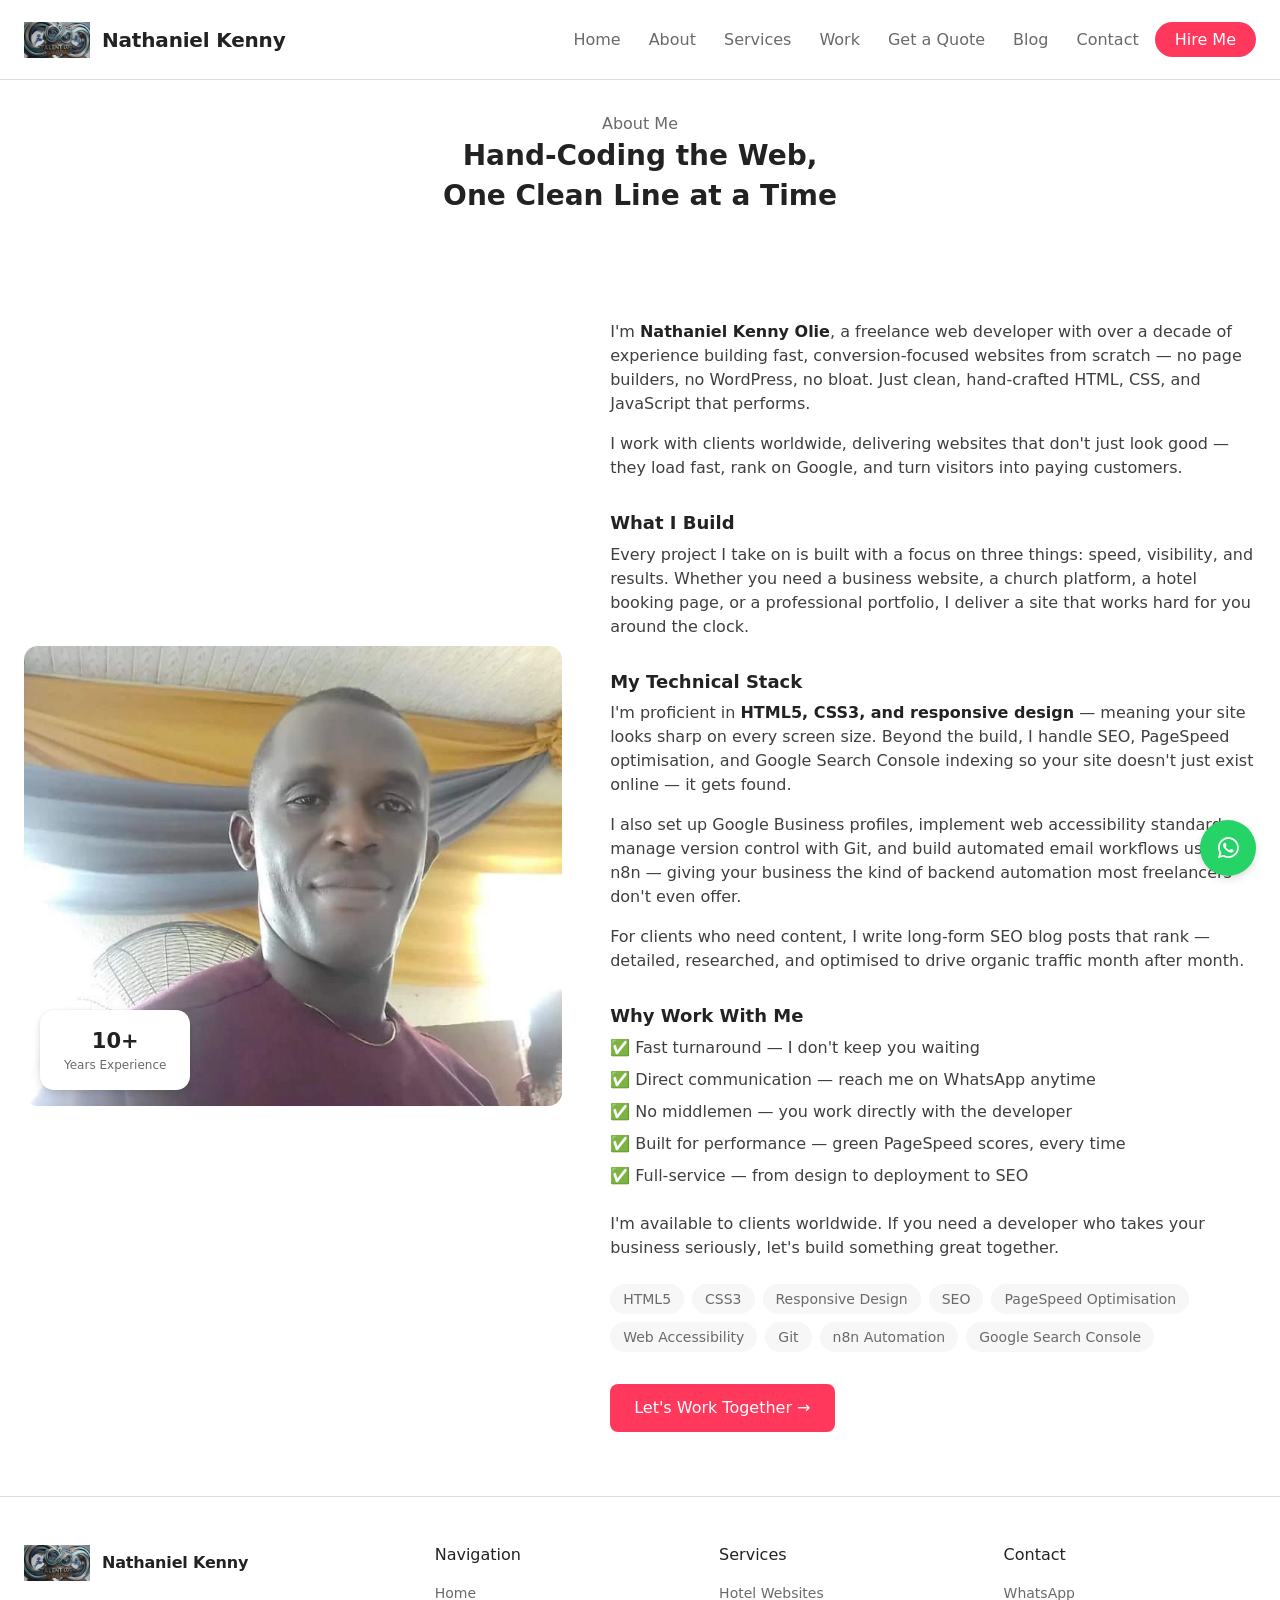
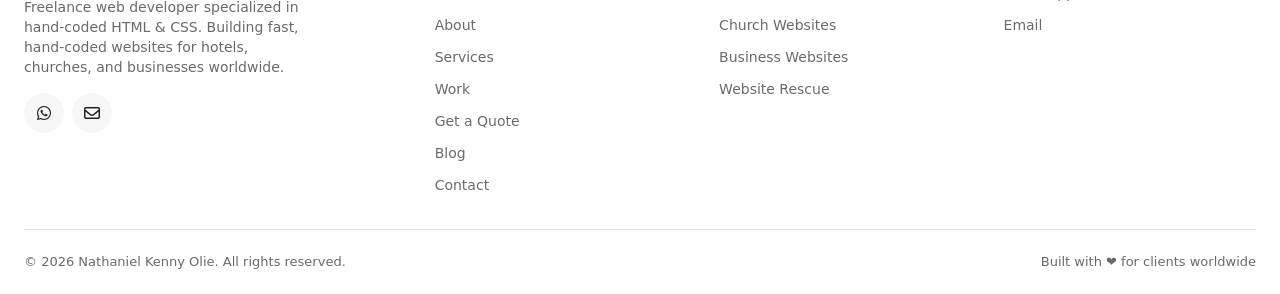
<file: about.html>
<!DOCTYPE html>
<html lang="en">
<head>
  <meta charset="UTF-8" />
  <meta name="viewport" content="width=device-width, initial-scale=1.0" />
  <title>About &mdash; Nathaniel Kenny Olie | Freelance Web Developer</title>
  <meta name="description" content="Learn more about Nathaniel Kenny Olie &mdash; a freelance web developer with over 10 years of experience." />
  <meta name="author" content="Nathaniel Kenny Olie" />
  <link rel="canonical" href="https://webdev.talent-loop.org/about" />
  <meta property="og:url" content="https://webdev.talent-loop.org/about" />
  <meta name="robots" content="index, follow, max-snippet:-1, max-image-preview:large, max-video-preview:-1" />
  <link rel="icon" href="/logo.png" type="image/png">
  <link rel="apple-touch-icon" href="/logo.png">
  <link rel="preconnect" href="https://fonts.googleapis.com" />
  <link rel="preconnect" href="https://fonts.gstatic.com" crossorigin />
  <link rel="preload" as="style" href="https://fonts.googleapis.com/css2?family=Inter:wght@300;400;500;600;700&display=swap" />
  <link rel="stylesheet" href="https://fonts.googleapis.com/css2?family=Inter:wght@300;400;500;600;700&display=swap" media="print" onload="this.media='all'" />
  <noscript><link rel="stylesheet" href="https://fonts.googleapis.com/css2?family=Inter:wght@300;400;500;600;700&display=swap" /></noscript>
  <link rel="preload" as="image" href="kenny.webp" imagesrcset="kenny.webp 800w" imagesizes="(max-width: 768px) 100vw, 800px">
  <link rel="stylesheet" href="airbnb.css" />
  <style>
    /* Page-specific overrides — About page */

    .hero-inner {
      padding-top: calc(80px + var(--space-xl));
    }

    .about-text h3 {
      font-family: var(--font-sans);
      font-size: 18px;
      font-weight: 600;
      line-height: 1.25;
      color: var(--ink);
      margin: var(--space-xl) 0 var(--space-sm);
    }

    .about-text ul {
      list-style: none;
      display: flex;
      flex-direction: column;
      gap: var(--space-sm);
      margin-bottom: var(--space-lg);
    }

    .about-text ul li {
      display: flex;
      align-items: center;
      gap: var(--space-sm);
      font-size: 16px;
      color: var(--body);
    }

    .about-text .btn {
      margin-top: var(--space-xl);
    }
  </style>
  <link rel="stylesheet" href="https://cdnjs.cloudflare.com/ajax/libs/font-awesome/6.5.1/css/all.min.css" crossorigin="anonymous">
</head>
<body>

  <a href="#main-content" class="skip-link">Skip to main content</a>

  <button class="back-to-top" id="backToTop" aria-label="Back to top"><i class="fas fa-arrow-up"></i></button>

  <nav class="navbar" id="navbar" aria-label="Main navigation">
    <div class="container nav-container">
      <a href="/" class="logo" aria-label="Nathaniel Kenny Olie &mdash; Home">
        <img src="logo.png" alt="" width="36" height="36" />
        Nathaniel Kenny
      </a>

      <ul class="nav-menu" id="navMenu" role="list">
        <li><a href="/">Home</a></li>
        <li><a href="/about">About</a></li>
        <li><a href="/services">Services</a></li>
        <li><a href="/portfolio">Work</a></li>
        <li><a href="/get-a-quote">Get a Quote</a></li>
        <li><a href="/blog">Blog</a></li>
        <li><a href="/contact">Contact</a></li>
        <li><a href="https://wa.me/2349076042573?text=Hi%20Kenny%2C%20I%20saw%20your%20portfolio%20and%20I'd%20like%20to%20hire%20you" class="nav-cta" target="_blank" rel="noopener noreferrer">Hire Me</a></li>
      </ul>

      <button class="hamburger" id="hamburger" aria-label="Toggle navigation menu" aria-expanded="false" aria-controls="navMenu">
        <span aria-hidden="true"></span><span aria-hidden="true"></span><span aria-hidden="true"></span>
      </button>
    </div>
  </nav>

  <main id="main-content">

  <section class="hero-inner" aria-labelledby="about-heading">
    <div class="container">
      <p class="section-label">About Me</p>
      <h1 id="about-heading">Hand-Coding the Web,<br>One Clean Line at a Time</h1>
    </div>
  </section>

  <section class="about">
    <div class="container">
      <div class="about-grid">
        <div class="about-visual reveal">
          <div class="about-img-wrap">
            <img
              src="kenny.webp"
              srcset="kenny.webp 800w"
              sizes="(max-width: 768px) 100vw, 800px"
              alt="Nathaniel Kenny Olie &mdash; Freelance Web Developer"
              loading="lazy"
              width="800"
              height="460"
            />
            <div class="about-exp">
              <div class="num">10+</div>
              <div class="lbl">Years Experience</div>
            </div>
          </div>
        </div>
        <div class="about-text reveal reveal-delay-1">
          <p>
            I'm <strong>Nathaniel Kenny Olie</strong>, a freelance web developer with over a
            decade of experience building fast, conversion-focused websites from scratch &mdash;
            no page builders, no WordPress, no bloat. Just clean, hand-crafted HTML, CSS,
            and JavaScript that performs.
          </p>
          <p>
            I work with clients worldwide, delivering websites
            that don't just look good &mdash; they load fast, rank on Google, and turn visitors
            into paying customers.
          </p>

          <h3>What I Build</h3>
          <p>
            Every project I take on is built with a focus on three things: speed, visibility,
            and results. Whether you need a business website, a church platform, a hotel
            booking page, or a professional portfolio, I deliver a site that works hard for
            you around the clock.
          </p>

          <h3>My Technical Stack</h3>
          <p>
            I'm proficient in <strong>HTML5, CSS3, and responsive design</strong> &mdash; meaning
            your site looks sharp on every screen size. Beyond the build, I handle SEO,
            PageSpeed optimisation, and Google Search Console indexing so your site doesn't
            just exist online &mdash; it gets found.
          </p>
          <p>
            I also set up Google Business profiles, implement web accessibility standards,
            manage version control with Git, and build automated email workflows using n8n &mdash;
            giving your business the kind of backend automation most freelancers don't even offer.
          </p>
          <p>
            For clients who need content, I write long-form SEO blog posts that rank &mdash;
            detailed, researched, and optimised to drive organic traffic month after month.
          </p>

          <h3>Why Work With Me</h3>
          <ul>
            <li>&#x2705; Fast turnaround &mdash; I don't keep you waiting</li>
            <li>&#x2705; Direct communication &mdash; reach me on WhatsApp anytime</li>
            <li>&#x2705; No middlemen &mdash; you work directly with the developer</li>
            <li>&#x2705; Built for performance &mdash; green PageSpeed scores, every time</li>
            <li>&#x2705; Full-service &mdash; from design to deployment to SEO</li>
          </ul>
          <p>
            I'm available to clients worldwide.
            If you need a developer who takes your business seriously, let's build something
            great together.
          </p>
          <div class="skills-grid">
            <span class="skill-chip">HTML5</span>
            <span class="skill-chip">CSS3</span>
            <span class="skill-chip">Responsive Design</span>
            <span class="skill-chip">SEO</span>
            <span class="skill-chip">PageSpeed Optimisation</span>
            <span class="skill-chip">Web Accessibility</span>
            <span class="skill-chip">Git</span>
            <span class="skill-chip">n8n Automation</span>
            <span class="skill-chip">Google Search Console</span>
          </div>
          <a href="https://wa.me/2349076042573?text=Hi%20Kenny%2C%20I%20saw%20your%20about%20page%20and%20I'd%20like%20to%20discuss%20a%20project" class="btn btn-primary" target="_blank" rel="noopener noreferrer">Let's Work Together &rarr;</a>
        </div>
      </div>
    </div>
  </section>

  </main>

  <footer class="footer" role="contentinfo">
    <div class="container">
      <div class="footer-grid">
        <div class="footer-brand">
          <a href="/" class="logo" aria-label="Back to home">
            <img src="logo.png" alt="" width="36" height="36" />
            Nathaniel Kenny
          </a>
          <p class="footer-tagline">
            Freelance web developer specialized in hand-coded HTML &amp; CSS. Building fast, hand-coded websites for hotels, churches, and businesses worldwide.
          </p>
          <div class="footer-social">
            <a href="https://wa.me/2349076042573" target="_blank" rel="noopener noreferrer" aria-label="WhatsApp"><i class="fab fa-whatsapp"></i></a>
            <a href="mailto:webdev@talent-loop.org" aria-label="Email"><i class="far fa-envelope"></i></a>
          </div>
        </div>
        <nav class="footer-col" aria-label="Navigation links">
          <h3>Navigation</h3>
          <ul role="list">
            <li><a href="/">Home</a></li>
            <li><a href="/about">About</a></li>
            <li><a href="/services">Services</a></li>
            <li><a href="/portfolio">Work</a></li>
            <li><a href="/get-a-quote">Get a Quote</a></li>
            <li><a href="/blog">Blog</a></li>
            <li><a href="/contact">Contact</a></li>
          </ul>
        </nav>
        <nav class="footer-col" aria-label="Services links">
          <h3>Services</h3>
          <ul role="list">
            <li><a href="/portfolio">Hotel Websites</a></li>
            <li><a href="/portfolio">Church Websites</a></li>
            <li><a href="/portfolio">Business Websites</a></li>
            <li><a href="/portfolio">Website Rescue</a></li>
          </ul>
        </nav>
        <nav class="footer-col" aria-label="Contact links">
          <h3>Contact</h3>
          <ul role="list">
            <li><a href="https://wa.me/2349076042573" target="_blank" rel="noopener noreferrer">WhatsApp</a></li>
            <li><a href="mailto:webdev@talent-loop.org">Email</a></li>
          </ul>
        </nav>
      </div>
      <div class="footer-bottom">
        <p>&copy; 2026 Nathaniel Kenny Olie. All rights reserved.</p>
        <p>Built with <span aria-hidden="true">&#x2764;&#xFE0F;</span> for clients worldwide</p>
      </div>
    </div>
  </footer>

  <script>
    const hamburger = document.getElementById('hamburger');
    const navMenu = document.getElementById('navMenu');

    hamburger.addEventListener('click', () => {
      const isExpanded = navMenu.classList.toggle('active');
      hamburger.setAttribute('aria-expanded', isExpanded);
    }, { passive: true });

    navMenu.querySelectorAll('a').forEach(link => {
      link.addEventListener('click', () => {
        navMenu.classList.remove('active');
        hamburger.setAttribute('aria-expanded', 'false');
      }, { passive: true });
    });

    document.addEventListener('keydown', (e) => {
      if (e.key === 'Escape' && navMenu.classList.contains('active')) {
        navMenu.classList.remove('active');
        hamburger.setAttribute('aria-expanded', 'false');
        hamburger.focus();
      }
    }, { passive: true });

    document.querySelectorAll('a[href^="#"]').forEach(anchor => {
      anchor.addEventListener('click', function(e) {
        const href = this.getAttribute('href');
        if (href === '#') return;
        const target = document.querySelector(href);
        if (target) {
          e.preventDefault();
          target.scrollIntoView({ behavior: 'smooth', block: 'start' });
          target.setAttribute('tabindex', '-1');
          target.focus({ preventScroll: true });
        }
      });
    });

    const navbar = document.getElementById('navbar');
    const backToTop = document.getElementById('backToTop');

    function onScroll() {
      const y = window.pageYOffset;
      navbar.classList.toggle('scrolled', y > 50);
      backToTop.classList.toggle('visible', y > 400);
    }

    let ticking = false;
    window.addEventListener('scroll', () => {
      if (!ticking) {
        requestAnimationFrame(() => { onScroll(); ticking = false; });
        ticking = true;
      }
    }, { passive: true });

    const revealElements = document.querySelectorAll('.reveal');

    const revealObserver = new IntersectionObserver((entries) => {
      entries.forEach(entry => {
        if (entry.isIntersecting) {
          entry.target.classList.add('visible');
          revealObserver.unobserve(entry.target);
        }
      });
    }, { threshold: 0.1, rootMargin: '0px 0px -50px 0px' });

    revealElements.forEach(el => revealObserver.observe(el));

    backToTop.addEventListener('click', () => {
      window.scrollTo({ top: 0, behavior: 'smooth' });
    }, { passive: true });

    function handleFormSubmit(e) {
      e.preventDefault();
      const btn = e.target.querySelector('button[type="submit"]');
      const originalText = btn.textContent;
      btn.textContent = '\u2713 Message Sent!';
      btn.style.background = '#25D366';
      setTimeout(() => {
        btn.textContent = originalText;
        btn.style.background = '';
        e.target.reset();
      }, 3000);
    }
  </script>

  <a href="https://wa.me/2349076042573" class="wa-float" target="_blank" rel="noopener noreferrer" aria-label="Chat on WhatsApp">
    <i class="fab fa-whatsapp" aria-hidden="true"></i>
  </a>
</body>
</html>
</file>
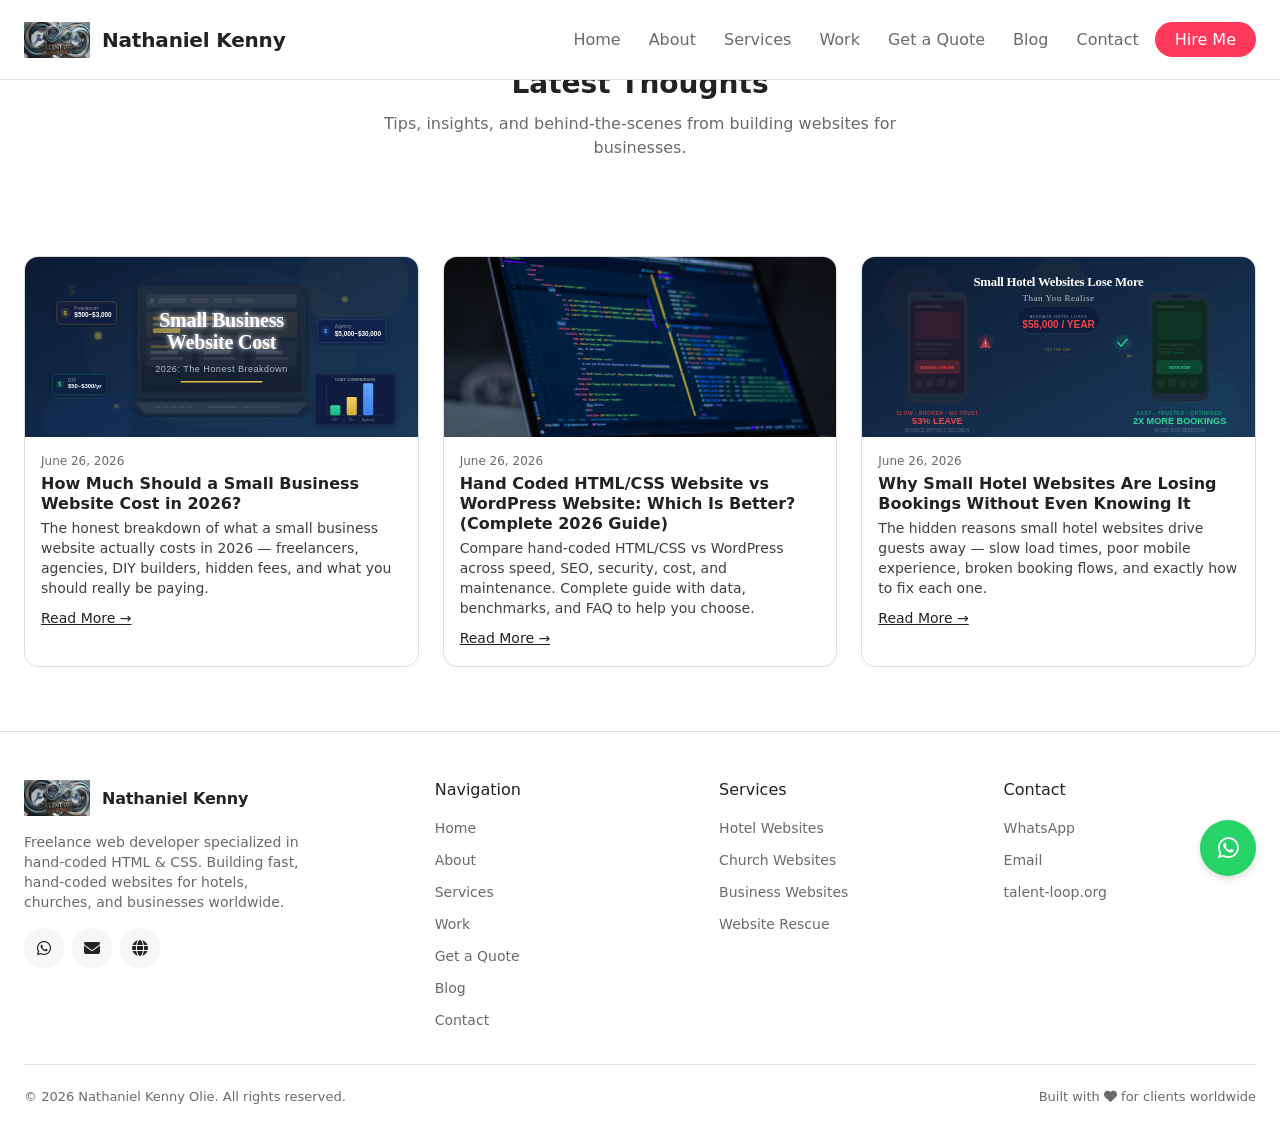
<file: blog.html>
<!DOCTYPE html>
<html lang="en">
<head>
  <meta charset="UTF-8" />
  <meta name="viewport" content="width=device-width, initial-scale=1.0" />
  <title>Blog &mdash; Nathaniel Kenny Olie</title>
  <meta name="description" content="Tips, insights, and behind-the-scenes from building fast, hand-coded websites for hotels, churches, and businesses worldwide." />
  <meta name="robots" content="index, follow" />
  <link rel="canonical" href="https://webdev.talent-loop.org/blog" />
  <link rel="icon" href="/logo.png" type="image/png">
  <link rel="apple-touch-icon" href="/logo.png">
  <script type="application/ld+json">
  {
    "@context": "https://schema.org",
    "@type": "BreadcrumbList",
    "itemListElement": [
      { "@type": "ListItem", "position": 1, "name": "Home", "item": "https://webdev.talent-loop.org/" },
      { "@type": "ListItem", "position": 2, "name": "Blog", "item": "https://webdev.talent-loop.org/blog" }
    ]
  }
  </script>
  <link rel="preconnect" href="https://fonts.googleapis.com" />
  <link rel="preconnect" href="https://fonts.gstatic.com" crossorigin />
  <link rel="preload" as="style" href="https://fonts.googleapis.com/css2?family=Inter:wght@300;400;500;600;700&display=swap" />
  <link rel="stylesheet" href="https://fonts.googleapis.com/css2?family=Inter:wght@300;400;500;600;700&display=swap" media="print" onload="this.media='all'" />
  <noscript><link rel="stylesheet" href="https://fonts.googleapis.com/css2?family=Inter:wght@300;400;500;600;700&display=swap" /></noscript>
  <link rel="stylesheet" href="airbnb.css" />
  <style>
    /* Article-specific extras not in airbnb.css */
    .article-meta span { display: flex; align-items: center; gap: 0.4rem; }
    .article-meta i { color: var(--primary); width: 14px; }
    .article-featured-img { width: 100%; border-radius: var(--rounded-sm); margin-bottom: 2.5rem; border: 1px solid var(--hairline); }
    .article-body h4 { font-size: 1.05rem; margin: 1.5rem 0 0.5rem; color: var(--ink); font-weight: 600; }
    .article-body .img-caption { font-size: 0.78rem; color: var(--muted); text-align: center; margin-top: -1rem; margin-bottom: 1.5rem; }
    .article-body .video-wrap { position: relative; padding-bottom: 56.25%; height: 0; overflow: hidden; border-radius: var(--rounded-sm); margin: 1.5rem 0; border: 1px solid var(--hairline); }
    .article-body .video-wrap iframe { position: absolute; top: 0; left: 0; width: 100%; height: 100%; border: 0; }
    .article-body .toc { background: var(--surface-soft); border: 1px solid var(--hairline); border-radius: var(--rounded-sm); padding: 1.5rem 2rem; margin: 2rem 0; }
    .article-body .toc h3 { font-size: 1.1rem; margin: 0 0 1rem; }
    .article-body .toc ul { list-style: none; margin: 0; padding: 0; }
    .article-body .toc ul li { margin-bottom: 0.4rem; font-size: 0.9rem; }
    .article-body .toc ul li a { color: var(--body); text-decoration: none; transition: color var(--transition-base); }
    .article-body .toc ul li a:hover { color: var(--primary); }
    .article-body .toc ul ul { padding-left: 1.5rem; margin-top: 0.3rem; }
    .article-body .table-wrap { overflow-x: auto; margin: 1.5rem 0; }
    .article-body table { width: 100%; border-collapse: collapse; font-size: 0.88rem; border-radius: var(--rounded-sm); overflow: hidden; }
    .article-body thead { background: var(--surface-soft); }
    .article-body thead th { padding: 0.85rem 1rem; color: var(--ink); font-weight: 600; text-align: left; border-bottom: 2px solid var(--hairline); }
    .article-body tbody td { padding: 0.75rem 1rem; color: var(--body); border-bottom: 1px solid var(--hairline); }
    .article-body tbody tr:hover { background: var(--surface-soft); }
    .faq-question i { transition: transform var(--transition-base); color: var(--primary); }
    .faq-question.active i { transform: rotate(180deg); }
    .faq-question:focus-visible { outline: 3px solid var(--primary); outline-offset: -3px; }
    .article-cta { background: var(--surface-soft); border: 1px solid var(--hairline); border-radius: var(--rounded-sm); padding: 2rem; text-align: center; margin: 2.5rem 0; }
    .article-cta h3 { font-size: 1.3rem; margin-bottom: 0.75rem; }
    .article-cta p { color: var(--body); margin-bottom: 1.25rem; }
    .share-section { display: flex; align-items: center; gap: 1rem; padding-top: 2rem; margin-top: 3rem; border-top: 1px solid var(--hairline); }
    .share-section span { font-size: 0.85rem; color: var(--muted); font-weight: 600; }
    .share-btn { width: 36px; height: 36px; border-radius: var(--rounded-sm); background: var(--surface-soft); border: 1px solid var(--hairline); display: flex; align-items: center; justify-content: center; color: var(--body); text-decoration: none; transition: all var(--transition-base); font-size: 0.85rem; }
    .share-btn:hover { border-color: var(--ink); color: var(--ink); }
  </style>
  <link rel="stylesheet" href="https://cdnjs.cloudflare.com/ajax/libs/font-awesome/6.5.1/css/all.min.css" crossorigin="anonymous">
</head>
<body>

  <a href="#main-content" class="skip-link">Skip to main content</a>

  <button class="back-to-top" id="backToTop" aria-label="Back to top"><i class="fas fa-arrow-up"></i></button>

  <nav class="navbar" id="navbar" aria-label="Main navigation">
    <div class="container nav-container">
      <a href="/" class="logo" aria-label="Nathaniel Kenny Olie &mdash; Home">
        <img src="logo.png" alt="" width="36" height="36" />
        Nathaniel Kenny
      </a>
      <ul class="nav-menu" id="navMenu" role="list">
        <li><a href="/">Home</a></li>
        <li><a href="/about">About</a></li>
        <li><a href="/services">Services</a></li>
        <li><a href="/portfolio">Work</a></li>
        <li><a href="/get-a-quote">Get a Quote</a></li>
        <li><a href="/blog">Blog</a></li>
        <li><a href="/contact">Contact</a></li>
        <li><a href="https://wa.me/2349076042573?text=Hi%20Kenny%2C%20I%20saw%20your%20portfolio%20and%20I'd%20like%20to%20hire%20you" class="nav-cta" target="_blank" rel="noopener noreferrer">Hire Me</a></li>
      </ul>
      <button class="hamburger" id="hamburger" aria-label="Toggle navigation menu" aria-expanded="false" aria-controls="navMenu">
        <span aria-hidden="true"></span><span aria-hidden="true"></span><span aria-hidden="true"></span>
      </button>
    </div>
  </nav>

  <main id="main-content">
    <section class="hero-inner" aria-labelledby="blog-heading">
      <div class="container">
        <h1 id="blog-heading">Latest Thoughts</h1>
        <p>Tips, insights, and behind-the-scenes from building websites for businesses.</p>
      </div>
    </section>

    <section aria-label="Blog posts">
      <div class="container">
        <div class="blog-grid">
          <article class="blog-card">
            <div class="blog-thumb"><a href="/blog/small-business-website-cost-2026" aria-label="Read: How Much Should a Small Business Website Cost in 2026?"><img src="/blog/small-business-website-cost-hero.svg" alt="" width="1200" height="630" loading="lazy" /></a></div>
            <div class="blog-body">
              <p class="blog-date">June 26, 2026</p>
              <h3><a href="/blog/small-business-website-cost-2026">How Much Should a Small Business Website Cost in 2026?</a></h3>
              <p>The honest breakdown of what a small business website actually costs in 2026 &mdash; freelancers, agencies, DIY builders, hidden fees, and what you should really be paying.</p>
              <a href="/blog/small-business-website-cost-2026" class="blog-link">Read More &rarr;</a>
            </div>
          </article>
          <article class="blog-card">
            <div class="blog-thumb"><a href="/blog/hand-coded-html-css-vs-wordpress-2026" aria-label="Read: Hand Coded HTML/CSS Website vs WordPress Website"><img src="/blog/hand-coded-vs-wordpress.webp" alt="" width="1200" height="630" loading="lazy" /></a></div>
            <div class="blog-body">
              <p class="blog-date">June 26, 2026</p>
              <h3><a href="/blog/hand-coded-html-css-vs-wordpress-2026">Hand Coded HTML/CSS Website vs WordPress Website: Which Is Better? (Complete 2026 Guide)</a></h3>
              <p>Compare hand-coded HTML/CSS vs WordPress across speed, SEO, security, cost, and maintenance. Complete guide with data, benchmarks, and FAQ to help you choose.</p>
              <a href="/blog/hand-coded-html-css-vs-wordpress-2026" class="blog-link">Read More &rarr;</a>
            </div>
          </article>
          <article class="blog-card">
            <div class="blog-thumb"><a href="/blog/small-hotel-website-losing-bookings" aria-label="Read: Why Small Hotel Websites Are Losing Bookings Without Even Knowing It"><img src="/blog/small-hotel-website-losing-bookings-hero.svg" alt="" width="1200" height="630" loading="lazy" /></a></div>
            <div class="blog-body">
              <p class="blog-date">June 26, 2026</p>
              <h3><a href="/blog/small-hotel-website-losing-bookings">Why Small Hotel Websites Are Losing Bookings Without Even Knowing It</a></h3>
              <p>The hidden reasons small hotel websites drive guests away — slow load times, poor mobile experience, broken booking flows, and exactly how to fix each one.</p>
              <a href="/blog/small-hotel-website-losing-bookings" class="blog-link">Read More &rarr;</a>
            </div>
          </article>
        </div>
      </div>
    </section>
  </main>

  <footer class="footer" role="contentinfo">
    <div class="container">
      <div class="footer-grid">
        <div class="footer-brand">
          <a href="/" class="logo" aria-label="Back to home">
            <img src="logo.png" alt="" width="36" height="36" />
            Nathaniel Kenny
          </a>
          <p class="footer-tagline">
            Freelance web developer specialized in hand-coded HTML &amp; CSS. Building fast, hand-coded websites for hotels, churches, and businesses worldwide.
          </p>
          <div class="footer-social">
            <a href="https://wa.me/2349076042573" target="_blank" rel="noopener noreferrer" aria-label="WhatsApp"><i class="fab fa-whatsapp"></i></a>
            <a href="mailto:webdev@talent-loop.org" aria-label="Email"><i class="fas fa-envelope"></i></a>
            <a href="https://talent-loop.org" target="_blank" rel="noopener noreferrer" aria-label="Website"><i class="fas fa-globe"></i></a>
          </div>
        </div>
        <nav class="footer-col" aria-label="Navigation links">
          <h3>Navigation</h3>
          <ul role="list">
            <li><a href="/">Home</a></li>
            <li><a href="/about">About</a></li>
            <li><a href="/services">Services</a></li>
            <li><a href="/portfolio">Work</a></li>
            <li><a href="/get-a-quote">Get a Quote</a></li>
            <li><a href="/blog">Blog</a></li>
            <li><a href="/contact">Contact</a></li>
          </ul>
        </nav>
        <nav class="footer-col" aria-label="Services links">
          <h3>Services</h3>
          <ul role="list">
            <li><a href="/portfolio">Hotel Websites</a></li>
            <li><a href="/portfolio">Church Websites</a></li>
            <li><a href="/portfolio">Business Websites</a></li>
            <li><a href="/portfolio">Website Rescue</a></li>
          </ul>
        </nav>
        <nav class="footer-col" aria-label="Contact links">
          <h3>Contact</h3>
          <ul role="list">
            <li><a href="https://wa.me/2349076042573" target="_blank" rel="noopener noreferrer">WhatsApp</a></li>
            <li><a href="mailto:webdev@talent-loop.org">Email</a></li>
            <li><a href="https://talent-loop.org" target="_blank" rel="noopener noreferrer">talent-loop.org</a></li>
          </ul>
        </nav>
      </div>
      <div class="footer-bottom">
        <p>&copy; 2026 Nathaniel Kenny Olie. All rights reserved.</p>
        <p>Built with <span aria-hidden="true"><i class="fas fa-heart"></i></span> for clients worldwide</p>
      </div>
    </div>
  </footer>

  <a href="https://wa.me/2349076042573" class="wa-float" target="_blank" rel="noopener noreferrer" aria-label="Chat on WhatsApp"><i class="fab fa-whatsapp"></i></a>

  <script>
    // FAQ Accordion
    document.querySelectorAll('.faq-question').forEach(btn => {
      btn.addEventListener('click', () => {
        const isActive = btn.classList.toggle('active');
        const answer = btn.nextElementSibling;
        answer.classList.toggle('open');
        btn.setAttribute('aria-expanded', isActive);
      });
    });

    const hamburger = document.getElementById('hamburger');
    const navMenu = document.getElementById('navMenu');

    hamburger.addEventListener('click', () => {
      const isExpanded = navMenu.classList.toggle('active');
      hamburger.setAttribute('aria-expanded', isExpanded);
    }, { passive: true });

    navMenu.querySelectorAll('a').forEach(link => {
      link.addEventListener('click', () => {
        navMenu.classList.remove('active');
        hamburger.setAttribute('aria-expanded', 'false');
      }, { passive: true });
    });

    document.addEventListener('keydown', (e) => {
      if (e.key === 'Escape' && navMenu.classList.contains('active')) {
        navMenu.classList.remove('active');
        hamburger.setAttribute('aria-expanded', 'false');
        hamburger.focus();
      }
    }, { passive: true });

    const navbar = document.getElementById('navbar');
    let ticking = false;
    const onScroll = () => {
      if (!ticking) {
        requestAnimationFrame(() => {
          navbar.classList.toggle('scrolled', window.scrollY > 50);
          ticking = false;
        });
        ticking = true;
      }
    };
    document.addEventListener('scroll', onScroll, { passive: true });
    onScroll();

    const backToTop = document.getElementById('backToTop');
    const handleScroll = () => {
      backToTop.classList.toggle('visible', window.scrollY > 400);
    };
    document.addEventListener('scroll', handleScroll, { passive: true });
    backToTop.addEventListener('click', () => {
      window.scrollTo({ top: 0, behavior: 'smooth' });
    }, { passive: true });
  </script>

</body>
</html>
</file>
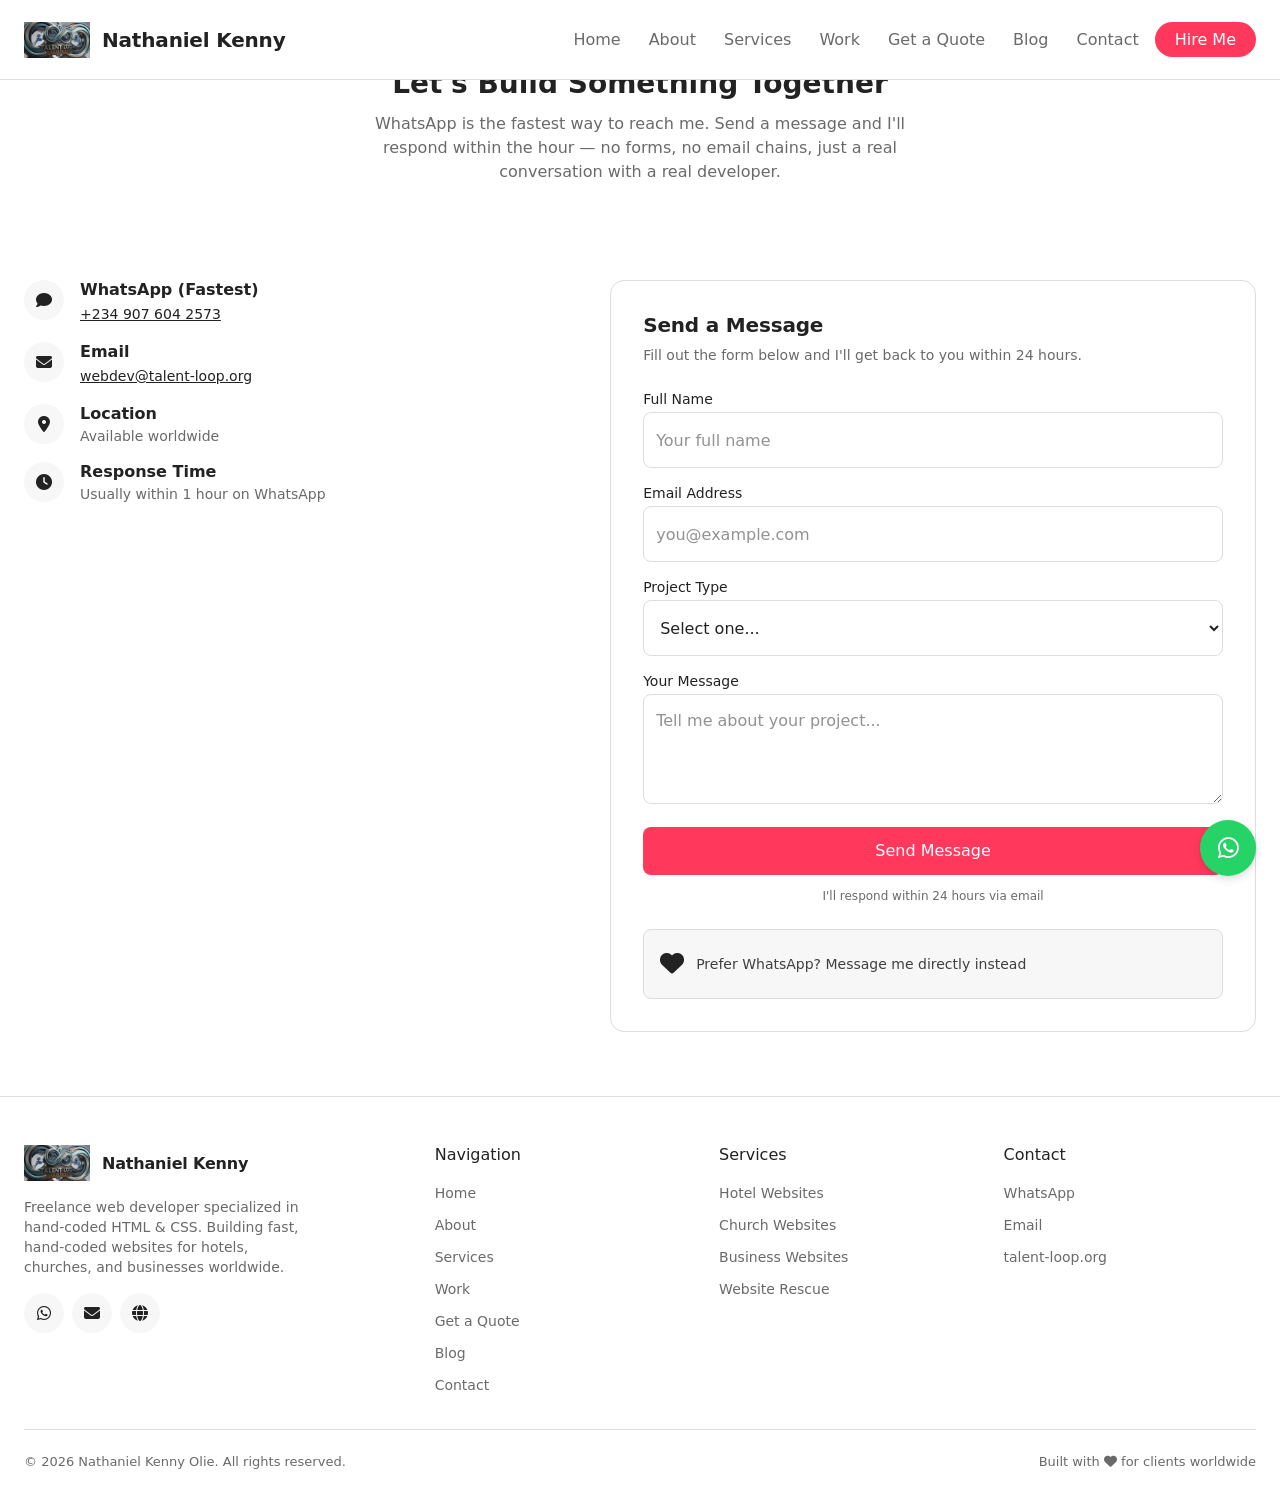
<file: contact.html>
<!DOCTYPE html>
<html lang="en">
<head>
  <meta charset="UTF-8" />
  <meta name="viewport" content="width=device-width, initial-scale=1.0" />
  <title>Contact &mdash; Nathaniel Kenny Olie</title>
  <meta name="description" content="Get in touch with Nathaniel Kenny Olie. WhatsApp, email, or send a message directly." />
  <meta name="robots" content="index, follow" />
  <link rel="canonical" href="https://webdev.talent-loop.org/contact" />
  <link rel="icon" href="/logo.png" type="image/png">
  <link rel="apple-touch-icon" href="/logo.png">
  <link rel="preconnect" href="https://fonts.googleapis.com" />
  <link rel="preconnect" href="https://fonts.gstatic.com" crossorigin />
  <link rel="preload" as="style" href="https://fonts.googleapis.com/css2?family=Inter:wght@300;400;500;600;700&display=swap" />
  <link rel="stylesheet" href="https://fonts.googleapis.com/css2?family=Inter:wght@300;400;500;600;700&display=swap" media="print" onload="this.media='all'" />
  <noscript><link rel="stylesheet" href="https://fonts.googleapis.com/css2?family=Inter:wght@300;400;500;600;700&display=swap" /></noscript>
  <link rel="stylesheet" href="airbnb.css" />
  <style>
    .wa-alternative {
      display: flex; align-items: center; gap: var(--space-md);
      padding: var(--space-base); margin-top: var(--space-lg);
      background: var(--surface-soft); border: 1px solid var(--hairline);
      border-radius: var(--rounded-sm); text-decoration: none;
      transition: background var(--transition-base);
    }
    .wa-alternative:hover { background: var(--surface-strong); text-decoration: none; }
    .wa-alternative span:last-child { font-size: 14px; color: var(--body); }
  </style>
  <link rel="stylesheet" href="https://cdnjs.cloudflare.com/ajax/libs/font-awesome/6.5.1/css/all.min.css" crossorigin="anonymous">
</head>
<body>

  <a href="#main-content" class="skip-link">Skip to main content</a>

  <button class="back-to-top" id="backToTop" aria-label="Back to top"><i class="fas fa-arrow-up"></i></button>

  <nav class="navbar" id="navbar" aria-label="Main navigation">
    <div class="container nav-container">
      <a href="/" class="logo" aria-label="Nathaniel Kenny Olie &mdash; Home">
        <img src="logo.png" alt="" width="36" height="36" />
        Nathaniel Kenny
      </a>
      <ul class="nav-menu" id="navMenu" role="list">
        <li><a href="/">Home</a></li>
        <li><a href="/about">About</a></li>
        <li><a href="/services">Services</a></li>
        <li><a href="/portfolio">Work</a></li>
        <li><a href="/get-a-quote">Get a Quote</a></li>
        <li><a href="/blog">Blog</a></li>
        <li><a href="/contact">Contact</a></li>
        <li><a href="https://wa.me/2349076042573?text=Hi%20Kenny%2C%20I%20saw%20your%20portfolio%20and%20I'd%20like%20to%20hire%20you" class="nav-cta" target="_blank" rel="noopener noreferrer">Hire Me</a></li>
      </ul>
      <button class="hamburger" id="hamburger" aria-label="Toggle navigation menu" aria-expanded="false" aria-controls="navMenu">
        <span aria-hidden="true"></span><span aria-hidden="true"></span><span aria-hidden="true"></span>
      </button>
    </div>
  </nav>

  <main id="main-content">
    <section class="hero-inner" aria-labelledby="contact-heading">
      <div class="container">
        <h1 id="contact-heading">Let's Build Something Together</h1>
        <p>WhatsApp is the fastest way to reach me. Send a message and I'll respond within the hour &mdash; no forms, no email chains, just a real conversation with a real developer.</p>
      </div>
    </section>

    <section aria-label="Contact information and form">
      <div class="container">
        <div class="contact-grid">
          <div class="contact-info">
            <ul class="contact-items" role="list">
              <li class="contact-item">
                <div class="contact-icon-wrap" aria-hidden="true"><i class="fas fa-comment"></i></div>
                <div class="contact-item-text">
                  <h3>WhatsApp (Fastest)</h3>
                  <a href="https://wa.me/2349076042573" target="_blank" rel="noopener noreferrer">+234 907 604 2573</a>
                </div>
              </li>
              <li class="contact-item">
                <div class="contact-icon-wrap" aria-hidden="true"><i class="fas fa-envelope"></i></div>
                <div class="contact-item-text">
                  <h3>Email</h3>
                  <a href="mailto:webdev@talent-loop.org">webdev@talent-loop.org</a>
                </div>
              </li>
              <li class="contact-item">
                <div class="contact-icon-wrap" aria-hidden="true"><i class="fas fa-map-marker-alt"></i></div>
                <div class="contact-item-text">
                  <h3>Location</h3>
                  <p>Available worldwide</p>
                </div>
              </li>
              <li class="contact-item">
                <div class="contact-icon-wrap" aria-hidden="true"><i class="fas fa-clock"></i></div>
                <div class="contact-item-text">
                  <h3>Response Time</h3>
                  <p>Usually within 1 hour on WhatsApp</p>
                </div>
              </li>
            </ul>
          </div>

          <div class="contact-form-card">
            <h2>Send a Message</h2>
            <p>Fill out the form below and I'll get back to you within 24 hours.</p>
            <form id="contactForm" novalidate>
              <div class="form-group">
                <label for="name">Full Name</label>
                <input type="text" id="name" name="name" required placeholder="Your full name" />
              </div>
              <div class="form-group">
                <label for="email">Email Address</label>
                <input type="email" id="email" name="email" required placeholder="you@example.com" />
              </div>
              <div class="form-group">
                <label for="projectType">Project Type</label>
                <select id="projectType" name="projectType">
                  <option value="">Select one...</option>
                  <option value="hotel">Hotel Website</option>
                  <option value="church">Church Website</option>
                  <option value="business">Business Website</option>
                  <option value="rescue">Website Rescue</option>
                  <option value="other">Other</option>
                </select>
              </div>
              <div class="form-group">
                <label for="message">Your Message</label>
                <textarea id="message" name="message" required placeholder="Tell me about your project..."></textarea>
              </div>
              <button type="submit" class="btn btn-primary" style="width:100%;justify-content:center;">
                Send Message
              </button>
              <p style="text-align:center;margin-top:0.75rem;font-size:0.75rem;color:var(--muted);">I'll respond within 24 hours via email</p>
            </form>
            <a href="https://wa.me/2349076042573?text=Hi%20Kenny%2C%20I%20saw%20your%20portfolio" class="wa-alternative" target="_blank" rel="noopener noreferrer">
              <span style="font-size:1.5rem;" aria-hidden="true"><i class="fas fa-heart"></i></span>
              <span>Prefer WhatsApp? Message me directly instead</span>
            </a>
          </div>
        </div>
      </div>
    </section>
  </main>

  <footer class="footer" role="contentinfo">
    <div class="container">
      <div class="footer-grid">
        <div class="footer-brand">
          <a href="/" class="logo" aria-label="Back to home">
            <img src="logo.png" alt="" width="36" height="36" />
            Nathaniel Kenny
          </a>
          <p class="footer-tagline">
            Freelance web developer specialized in hand-coded HTML &amp; CSS. Building fast, hand-coded websites for hotels, churches, and businesses worldwide.
          </p>
          <div class="footer-social">
            <a href="https://wa.me/2349076042573" target="_blank" rel="noopener noreferrer" aria-label="WhatsApp"><i class="fab fa-whatsapp"></i></a>
            <a href="mailto:webdev@talent-loop.org" aria-label="Email"><i class="fas fa-envelope"></i></a>
            <a href="https://talent-loop.org" target="_blank" rel="noopener noreferrer" aria-label="Website"><i class="fas fa-globe"></i></a>
          </div>
        </div>
        <nav class="footer-col" aria-label="Navigation links">
          <h3>Navigation</h3>
          <ul role="list">
            <li><a href="/">Home</a></li>
            <li><a href="/about">About</a></li>
            <li><a href="/services">Services</a></li>
            <li><a href="/portfolio">Work</a></li>
            <li><a href="/get-a-quote">Get a Quote</a></li>
            <li><a href="/blog">Blog</a></li>
            <li><a href="/contact">Contact</a></li>
          </ul>
        </nav>
        <nav class="footer-col" aria-label="Services links">
          <h3>Services</h3>
          <ul role="list">
            <li><a href="/portfolio">Hotel Websites</a></li>
            <li><a href="/portfolio">Church Websites</a></li>
            <li><a href="/portfolio">Business Websites</a></li>
            <li><a href="/portfolio">Website Rescue</a></li>
          </ul>
        </nav>
        <nav class="footer-col" aria-label="Contact links">
          <h3>Contact</h3>
          <ul role="list">
            <li><a href="https://wa.me/2349076042573" target="_blank" rel="noopener noreferrer">WhatsApp</a></li>
            <li><a href="mailto:webdev@talent-loop.org">Email</a></li>
            <li><a href="https://talent-loop.org" target="_blank" rel="noopener noreferrer">talent-loop.org</a></li>
          </ul>
        </nav>
      </div>
      <div class="footer-bottom">
        <p>&copy; 2026 Nathaniel Kenny Olie. All rights reserved.</p>
        <p>Built with <span aria-hidden="true"><i class="fas fa-heart"></i></span> for clients worldwide</p>
      </div>
    </div>
  </footer>

  <a href="https://wa.me/2349076042573" class="wa-float" target="_blank" rel="noopener noreferrer" aria-label="Chat on WhatsApp"><i class="fab fa-whatsapp"></i></a>

  <script>
    const hamburger = document.getElementById('hamburger');
    const navMenu = document.getElementById('navMenu');

    hamburger.addEventListener('click', () => {
      const isExpanded = navMenu.classList.toggle('active');
      hamburger.setAttribute('aria-expanded', isExpanded);
    }, { passive: true });

    navMenu.querySelectorAll('a').forEach(link => {
      link.addEventListener('click', () => {
        navMenu.classList.remove('active');
        hamburger.setAttribute('aria-expanded', 'false');
      }, { passive: true });
    });

    document.addEventListener('keydown', (e) => {
      if (e.key === 'Escape' && navMenu.classList.contains('active')) {
        navMenu.classList.remove('active');
        hamburger.setAttribute('aria-expanded', 'false');
        hamburger.focus();
      }
    }, { passive: true });

    const navbar = document.getElementById('navbar');
    let ticking = false;
    const onScroll = () => {
      if (!ticking) {
        requestAnimationFrame(() => {
          navbar.classList.toggle('scrolled', window.scrollY > 50);
          ticking = false;
        });
        ticking = true;
      }
    };
    document.addEventListener('scroll', onScroll, { passive: true });
    onScroll();

    const backToTop = document.getElementById('backToTop');
    const handleScroll = () => {
      backToTop.classList.toggle('visible', window.scrollY > 400);
    };
    document.addEventListener('scroll', handleScroll, { passive: true });
    backToTop.addEventListener('click', () => {
      window.scrollTo({ top: 0, behavior: 'smooth' });
    }, { passive: true });

    // Contact form
    document.getElementById('contactForm').addEventListener('submit', function(e) {
      e.preventDefault();
      const btn = this.querySelector('button[type="submit"]');
      const originalText = btn.textContent;
      btn.textContent = '\u2713 Message Sent!';
      btn.style.background = '#25D366';
      setTimeout(() => {
        btn.textContent = originalText;
        btn.style.background = '';
        this.reset();
      }, 3000);
    });
  </script>
</body>
</html>
</file>
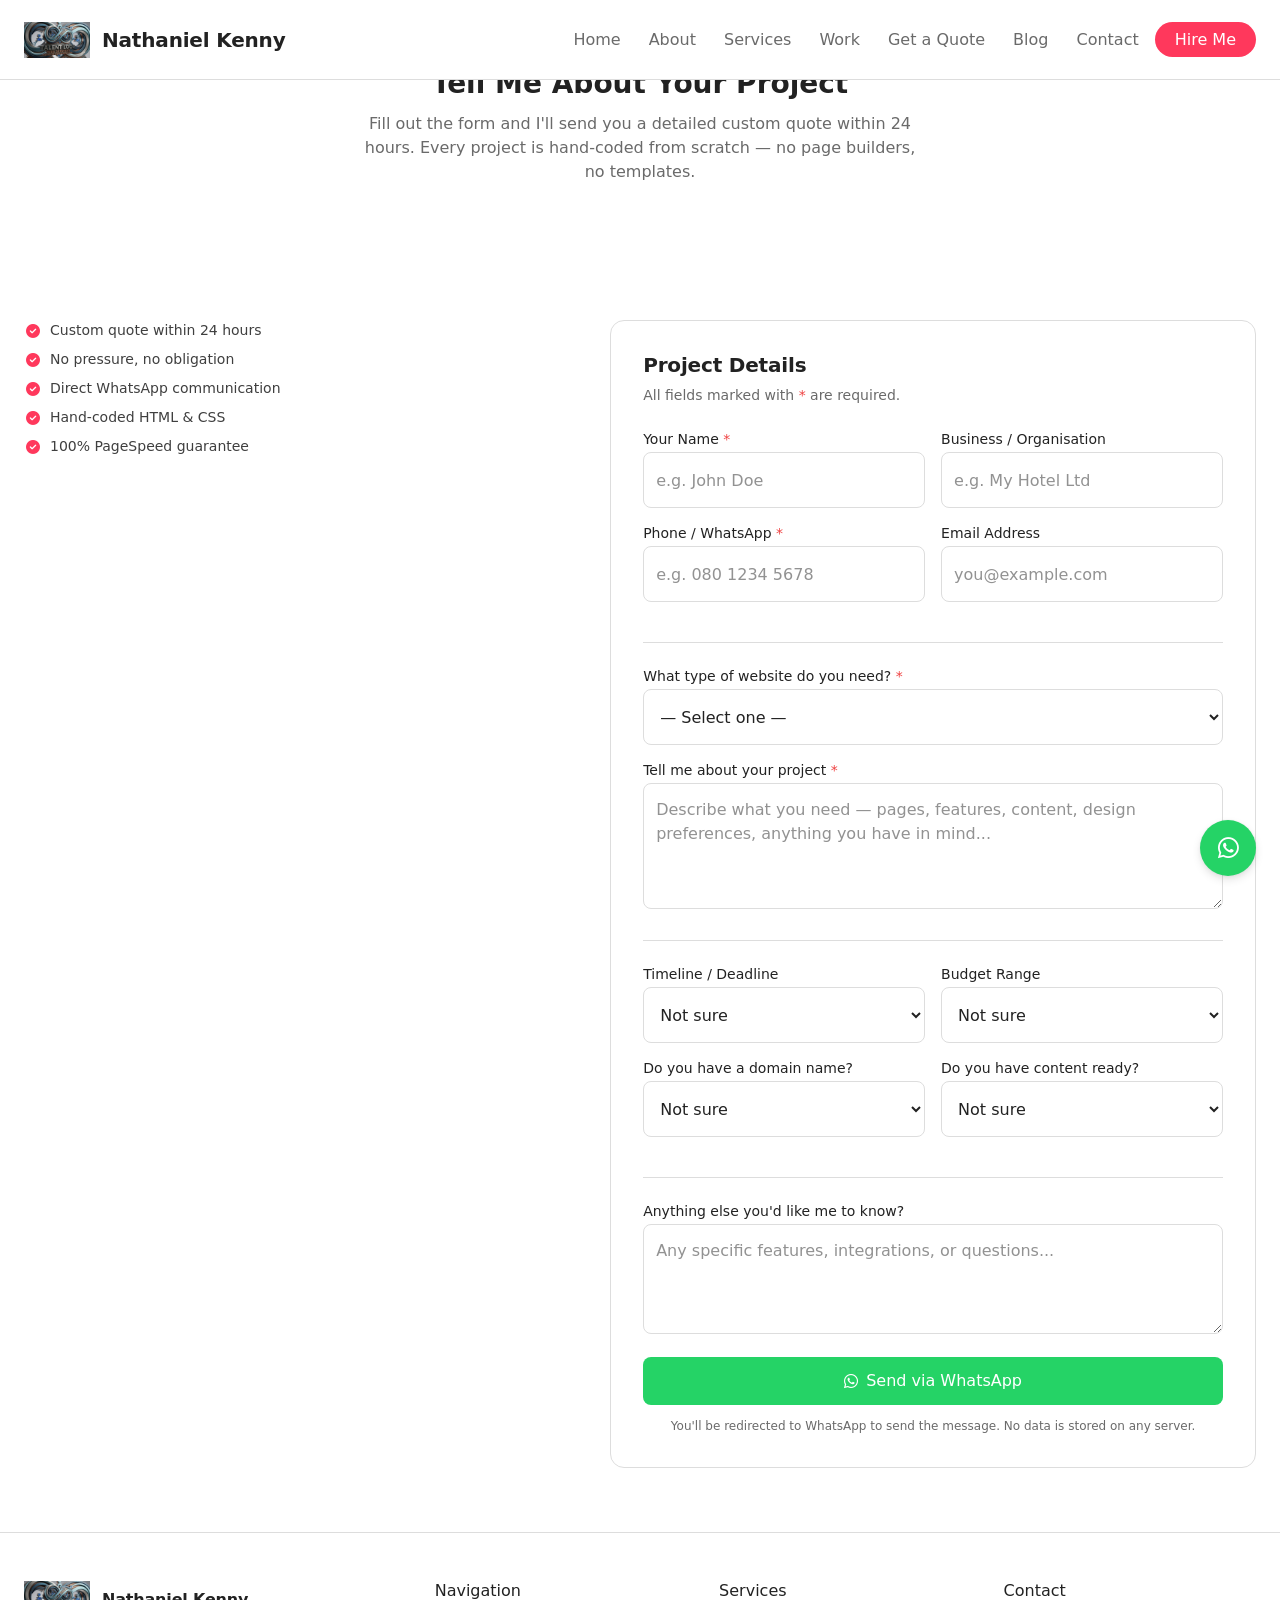
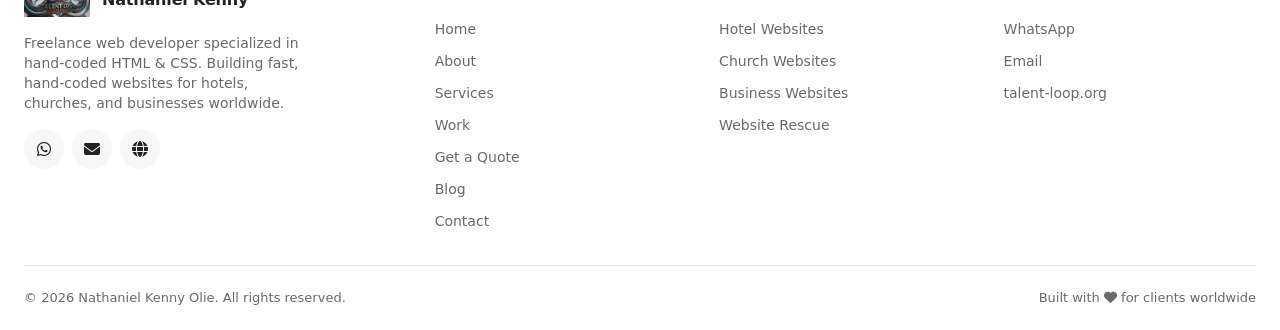
<file: get-a-quote.html>
<!DOCTYPE html>
<html lang="en">
<head>
  <meta charset="UTF-8" />
  <meta name="viewport" content="width=device-width, initial-scale=1.0" />
  <title>Get a Quote &mdash; Nathaniel Kenny Olie</title>
  <meta name="description" content="Tell me about your project and get a custom quote within 24 hours." />
  <meta name="robots" content="index, follow" />
  <link rel="canonical" href="https://webdev.talent-loop.org/get-a-quote" />
  <link rel="icon" href="/logo.png" type="image/png">
  <link rel="apple-touch-icon" href="/logo.png">
  <link rel="preconnect" href="https://fonts.googleapis.com" />
  <link rel="preconnect" href="https://fonts.gstatic.com" crossorigin />
  <link rel="preload" as="style" href="https://fonts.googleapis.com/css2?family=Inter:wght@300;400;500;600;700&display=swap" />
  <link rel="stylesheet" href="https://fonts.googleapis.com/css2?family=Inter:wght@300;400;500;600;700&display=swap" media="print" onload="this.media='all'" />
  <noscript><link rel="stylesheet" href="https://fonts.googleapis.com/css2?family=Inter:wght@300;400;500;600;700&display=swap" /></noscript>
  <link rel="stylesheet" href="airbnb.css" />
  <style>
    .required { color: #ef4444; }
  </style>
  <link rel="stylesheet" href="https://cdnjs.cloudflare.com/ajax/libs/font-awesome/6.5.1/css/all.min.css" crossorigin="anonymous">
</head>
<body>

  <a href="#main-content" class="skip-link">Skip to main content</a>

  <button class="back-to-top" id="backToTop" aria-label="Back to top"><i class="fas fa-arrow-up"></i></button>

  <nav class="navbar" id="navbar" aria-label="Main navigation">
    <div class="container nav-container">
      <a href="/" class="logo" aria-label="Nathaniel Kenny Olie &mdash; Home">
        <img src="logo.png" alt="" width="36" height="36" />
        Nathaniel Kenny
      </a>
      <ul class="nav-menu" id="navMenu" role="list">
        <li><a href="/">Home</a></li>
        <li><a href="/about">About</a></li>
        <li><a href="/services">Services</a></li>
        <li><a href="/portfolio">Work</a></li>
        <li><a href="/get-a-quote">Get a Quote</a></li>
        <li><a href="/blog">Blog</a></li>
        <li><a href="/contact">Contact</a></li>
        <li><a href="https://wa.me/2349076042573?text=Hi%20Kenny%2C%20I%20saw%20your%20portfolio%20and%20I'd%20like%20to%20hire%20you" class="nav-cta" target="_blank" rel="noopener noreferrer">Hire Me</a></li>
      </ul>
      <button class="hamburger" id="hamburger" aria-label="Toggle navigation menu" aria-expanded="false" aria-controls="navMenu">
        <span aria-hidden="true"></span><span aria-hidden="true"></span><span aria-hidden="true"></span>
      </button>
    </div>
  </nav>

  <main id="main-content">
    <section class="hero-inner" aria-labelledby="quote-heading">
      <div class="container">
        <h1 id="quote-heading">Tell Me About Your Project</h1>
        <p>Fill out the form and I'll send you a detailed custom quote within 24 hours. Every project is hand-coded from scratch &mdash; no page builders, no templates.</p>
      </div>
    </section>

    <section class="quote-page" aria-label="Quote request form">
      <div class="container">
        <div class="quote-layout">
          <div class="quote-info">
            <ul>
              <li><i class="fas fa-check-circle"></i> Custom quote within 24 hours</li>
              <li><i class="fas fa-check-circle"></i> No pressure, no obligation</li>
              <li><i class="fas fa-check-circle"></i> Direct WhatsApp communication</li>
              <li><i class="fas fa-check-circle"></i> Hand-coded HTML &amp; CSS</li>
              <li><i class="fas fa-check-circle"></i> 100% PageSpeed guarantee</li>
            </ul>
          </div>

          <div class="quote-card">
            <h2>Project Details</h2>
            <p>All fields marked with <span class="required">*</span> are required.</p>

            <div class="submit-error" id="submitError"></div>

            <form id="quoteForm" novalidate>
              <div class="form-row">
                <div class="form-group">
                  <label for="name">Your Name <span class="required">*</span></label>
                  <input type="text" id="name" name="name" required placeholder="e.g. John Doe" />
                </div>
                <div class="form-group">
                  <label for="business">Business / Organisation</label>
                  <input type="text" id="business" name="business" placeholder="e.g. My Hotel Ltd" />
                </div>
              </div>

              <div class="form-row">
                <div class="form-group">
                  <label for="phone">Phone / WhatsApp <span class="required">*</span></label>
                  <input type="tel" id="phone" name="phone" required placeholder="e.g. 080 1234 5678" />
                </div>
                <div class="form-group">
                  <label for="email">Email Address</label>
                  <input type="email" id="email" name="email" placeholder="you@example.com" />
                </div>
              </div>

              <hr class="form-divider" />

              <div class="form-group">
                <label for="type">What type of website do you need? <span class="required">*</span></label>
                <select id="type" name="type" required>
                  <option value="">&mdash; Select one &mdash;</option>
                  <option value="Hotel / Hospitality">Hotel / Hospitality</option>
                  <option value="Church / Religious Organisation">Church / Religious Organisation</option>
                  <option value="Business / Company">Business / Company</option>
                  <option value="Personal Portfolio / Brand">Personal Portfolio / Brand</option>
                  <option value="E-commerce / Online Store">E-commerce / Online Store</option>
                  <option value="Website Rescue / Redesign">Website Rescue / Redesign</option>
                  <option value="Other">Other</option>
                </select>
              </div>

              <div class="form-group">
                <label for="description">Tell me about your project <span class="required">*</span></label>
                <textarea id="description" name="description" rows="4" required placeholder="Describe what you need — pages, features, content, design preferences, anything you have in mind..."></textarea>
              </div>

              <hr class="form-divider" />

              <div class="form-row">
                <div class="form-group">
                  <label for="timeline">Timeline / Deadline</label>
                  <select id="timeline" name="timeline">
                    <option value="Not sure">Not sure</option>
                    <option value="ASAP (within 2 weeks)">ASAP (within 2 weeks)</option>
                    <option value="Within 1 month">Within 1 month</option>
                    <option value="Within 3 months">Within 3 months</option>
                    <option value="No rush">No rush</option>
                  </select>
                </div>
                <div class="form-group">
                  <label for="budget">Budget Range</label>
                  <select id="budget" name="budget">
                    <option value="Not sure">Not sure</option>
                    <option value="Under $500">Under $500</option>
                    <option value="$500 - $1,000">$500 - $1,000</option>
                    <option value="$1,000 - $3,000">$1,000 - $3,000</option>
                    <option value="$3,000 - $5,000">$3,000 - $5,000</option>
                    <option value="$5,000+">$5,000+</option>
                  </select>
                </div>
              </div>

              <div class="form-row">
                <div class="form-group">
                  <label for="domain">Do you have a domain name?</label>
                  <select id="domain" name="domain">
                    <option value="Not sure">Not sure</option>
                    <option value="Yes, I have one">Yes, I have one</option>
                    <option value="No, I need one">No, I need one</option>
                  </select>
                </div>
                <div class="form-group">
                  <label for="content">Do you have content ready?</label>
                  <select id="content" name="content">
                    <option value="Not sure">Not sure</option>
                    <option value="Yes, text and images ready">Yes, text and images ready</option>
                    <option value="Some of it">Some of it</option>
                    <option value="No, I need help with content">No, I need help with content</option>
                  </select>
                </div>
              </div>

              <hr class="form-divider" />

              <div class="form-group">
                <label for="extra">Anything else you'd like me to know?</label>
                <textarea id="extra" name="extra" rows="3" placeholder="Any specific features, integrations, or questions..."></textarea>
              </div>

              <button type="submit" class="btn btn-wa" style="width:100%;justify-content:center;">
                <i class="fab fa-whatsapp"></i> Send via WhatsApp
              </button>
              <p style="text-align:center;margin-top:0.75rem;font-size:0.75rem;color:var(--muted);">You'll be redirected to WhatsApp to send the message. No data is stored on any server.</p>
            </form>
          </div>
        </div>
      </div>
    </section>
  </main>

  <footer class="footer" role="contentinfo">
    <div class="container">
      <div class="footer-grid">
        <div class="footer-brand">
          <a href="/" class="logo" aria-label="Back to home">
            <img src="logo.png" alt="" width="36" height="36" />
            Nathaniel Kenny
          </a>
          <p class="footer-tagline">
            Freelance web developer specialized in hand-coded HTML &amp; CSS. Building fast, hand-coded websites for hotels, churches, and businesses worldwide.
          </p>
          <div class="footer-social">
            <a href="https://wa.me/2349076042573" target="_blank" rel="noopener noreferrer" aria-label="WhatsApp"><i class="fab fa-whatsapp"></i></a>
            <a href="mailto:webdev@talent-loop.org" aria-label="Email"><i class="fas fa-envelope"></i></a>
            <a href="https://talent-loop.org" target="_blank" rel="noopener noreferrer" aria-label="Website"><i class="fas fa-globe"></i></a>
          </div>
        </div>
        <nav class="footer-col" aria-label="Navigation links">
          <h3>Navigation</h3>
          <ul role="list">
            <li><a href="/">Home</a></li>
            <li><a href="/about">About</a></li>
            <li><a href="/services">Services</a></li>
            <li><a href="/portfolio">Work</a></li>
            <li><a href="/get-a-quote">Get a Quote</a></li>
            <li><a href="/blog">Blog</a></li>
            <li><a href="/contact">Contact</a></li>
          </ul>
        </nav>
        <nav class="footer-col" aria-label="Services links">
          <h3>Services</h3>
          <ul role="list">
            <li><a href="/portfolio">Hotel Websites</a></li>
            <li><a href="/portfolio">Church Websites</a></li>
            <li><a href="/portfolio">Business Websites</a></li>
            <li><a href="/portfolio">Website Rescue</a></li>
          </ul>
        </nav>
        <nav class="footer-col" aria-label="Contact links">
          <h3>Contact</h3>
          <ul role="list">
            <li><a href="https://wa.me/2349076042573" target="_blank" rel="noopener noreferrer">WhatsApp</a></li>
            <li><a href="mailto:webdev@talent-loop.org">Email</a></li>
            <li><a href="https://talent-loop.org" target="_blank" rel="noopener noreferrer">talent-loop.org</a></li>
          </ul>
        </nav>
      </div>
      <div class="footer-bottom">
        <p>&copy; 2026 Nathaniel Kenny Olie. All rights reserved.</p>
        <p>Built with <span aria-hidden="true"><i class="fas fa-heart"></i></span> for clients worldwide</p>
      </div>
    </div>
  </footer>

  <a href="https://wa.me/2349076042573" class="wa-float" target="_blank" rel="noopener noreferrer" aria-label="Chat on WhatsApp"><i class="fab fa-whatsapp"></i></a>

  <script>
    const hamburger = document.getElementById('hamburger');
    const navMenu = document.getElementById('navMenu');

    hamburger.addEventListener('click', () => {
      const isExpanded = navMenu.classList.toggle('active');
      hamburger.setAttribute('aria-expanded', isExpanded);
    }, { passive: true });

    navMenu.querySelectorAll('a').forEach(link => {
      link.addEventListener('click', () => {
        navMenu.classList.remove('active');
        hamburger.setAttribute('aria-expanded', 'false');
      }, { passive: true });
    });

    document.addEventListener('keydown', (e) => {
      if (e.key === 'Escape' && navMenu.classList.contains('active')) {
        navMenu.classList.remove('active');
        hamburger.setAttribute('aria-expanded', 'false');
        hamburger.focus();
      }
    }, { passive: true });

    // Navbar scroll
    const navbar = document.getElementById('navbar');
    let ticking = false;
    const onScroll = () => {
      if (!ticking) {
        requestAnimationFrame(() => {
          navbar.classList.toggle('scrolled', window.scrollY > 50);
          ticking = false;
        });
        ticking = true;
      }
    };
    document.addEventListener('scroll', onScroll, { passive: true });
    onScroll();

    // Back to top
    const backToTop = document.getElementById('backToTop');
    const handleScroll = () => {
      backToTop.classList.toggle('visible', window.scrollY > 400);
    };
    document.addEventListener('scroll', handleScroll, { passive: true });
    backToTop.addEventListener('click', () => {
      window.scrollTo({ top: 0, behavior: 'smooth' });
    }, { passive: true });

    // Form submission
    const quoteForm = document.getElementById('quoteForm');
    const submitError = document.getElementById('submitError');

    quoteForm.addEventListener('submit', (e) => {
      e.preventDefault();
      submitError.classList.remove('visible');

      const name = document.getElementById('name').value.trim();
      const business = document.getElementById('business').value.trim();
      const phone = document.getElementById('phone').value.trim();
      const email = document.getElementById('email').value.trim();
      const type = document.getElementById('type').value;
      const description = document.getElementById('description').value.trim();
      const timeline = document.getElementById('timeline').value;
      const budget = document.getElementById('budget').value;
      const domain = document.getElementById('domain').value;
      const content = document.getElementById('content').value;
      const extra = document.getElementById('extra').value.trim();

      if (!name || !phone || !type || !description) {
        submitError.textContent = 'Please fill in all required fields.';
        submitError.classList.add('visible');
        return;
      }

      const msg = [
        '*New Project Quote Request*',
        '',
        '*Contact Info*',
        'Name: ' + name,
        business ? 'Business: ' + business : 'Business: N/A',
        'Phone: ' + phone,
        email ? 'Email: ' + email : 'Email: N/A',
        '',
        '*Project Details*',
        'Type: ' + type,
        'Description: ' + description,
        '',
        '*Timeline & Budget*',
        'Timeline: ' + timeline,
        'Budget: ' + budget,
        '',
        '*Readiness*',
        'Domain: ' + domain,
        'Content: ' + content,
        extra ? 'Extra Notes: ' + extra : ''
      ].filter(Boolean).join('%0A');

      window.open('https://wa.me/2349076042573?text=' + msg, '_blank');
    });
  </script>
</body>
</html>
</file>
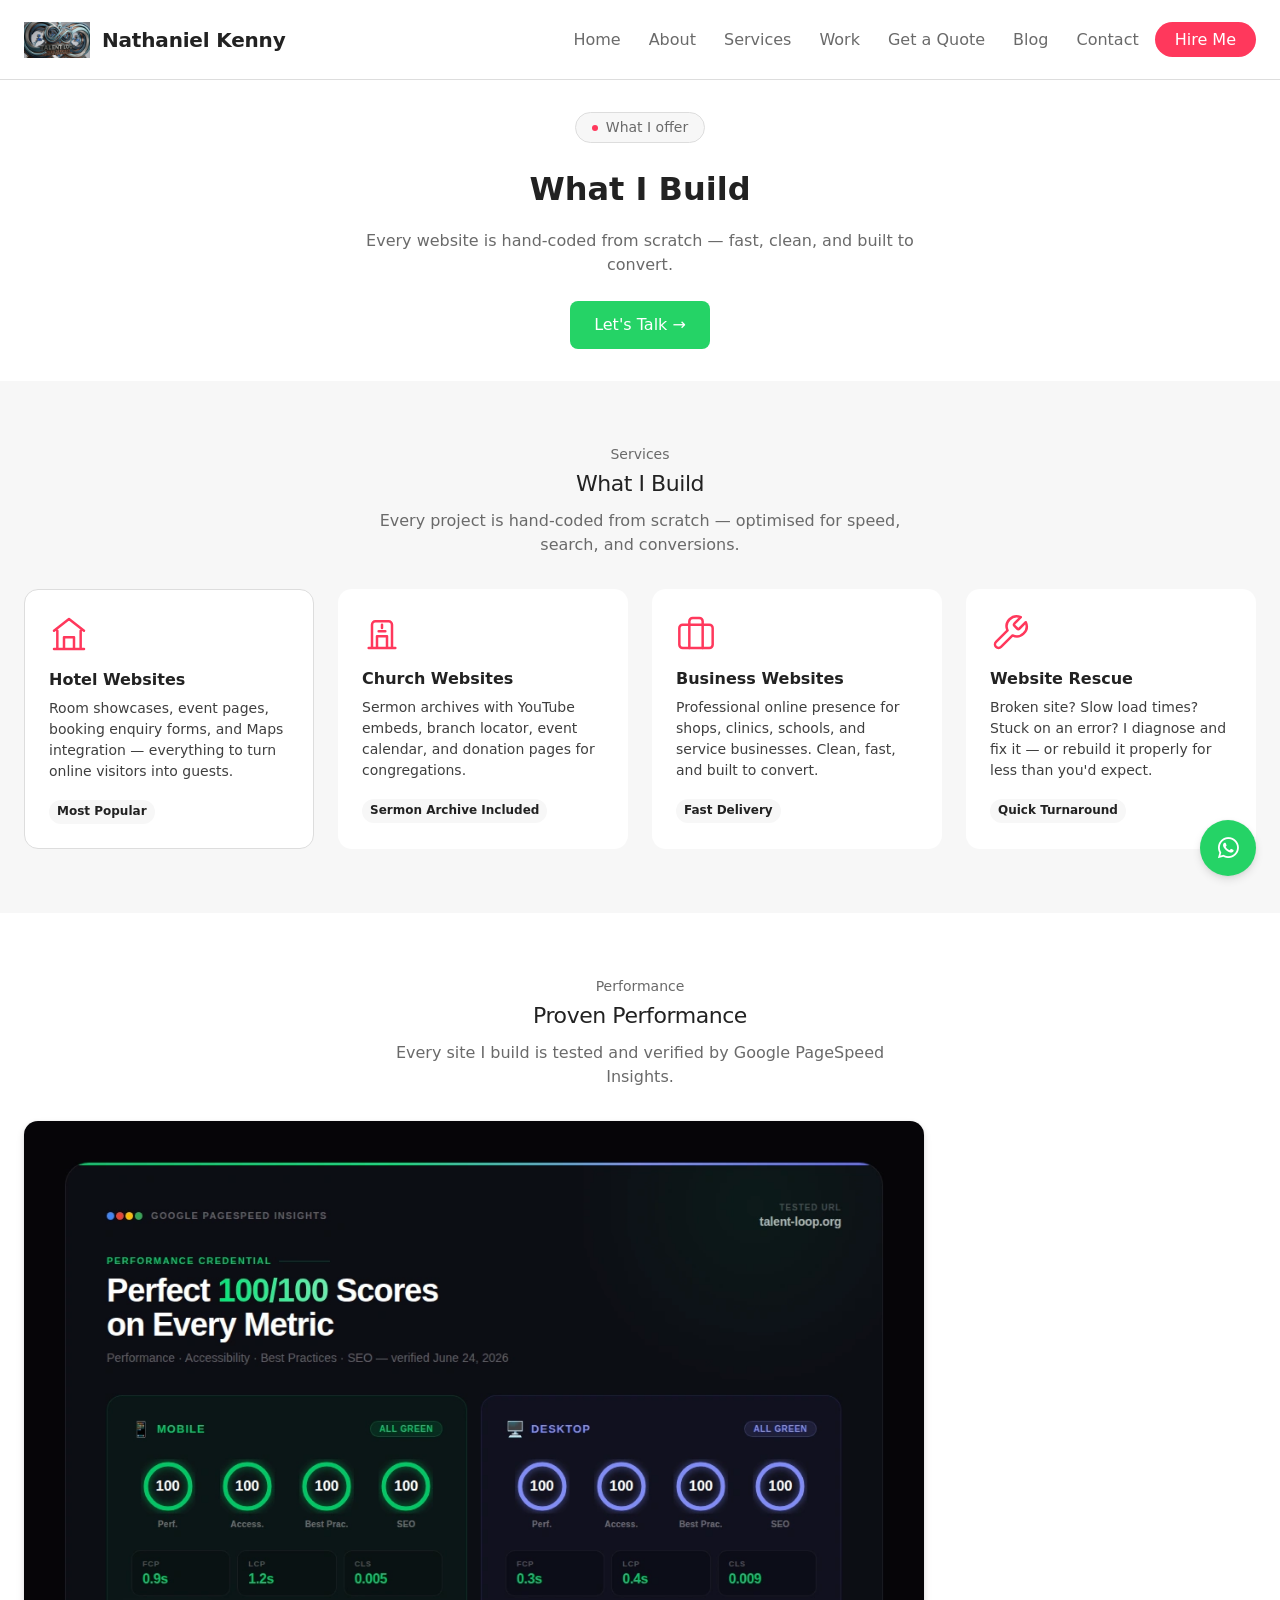
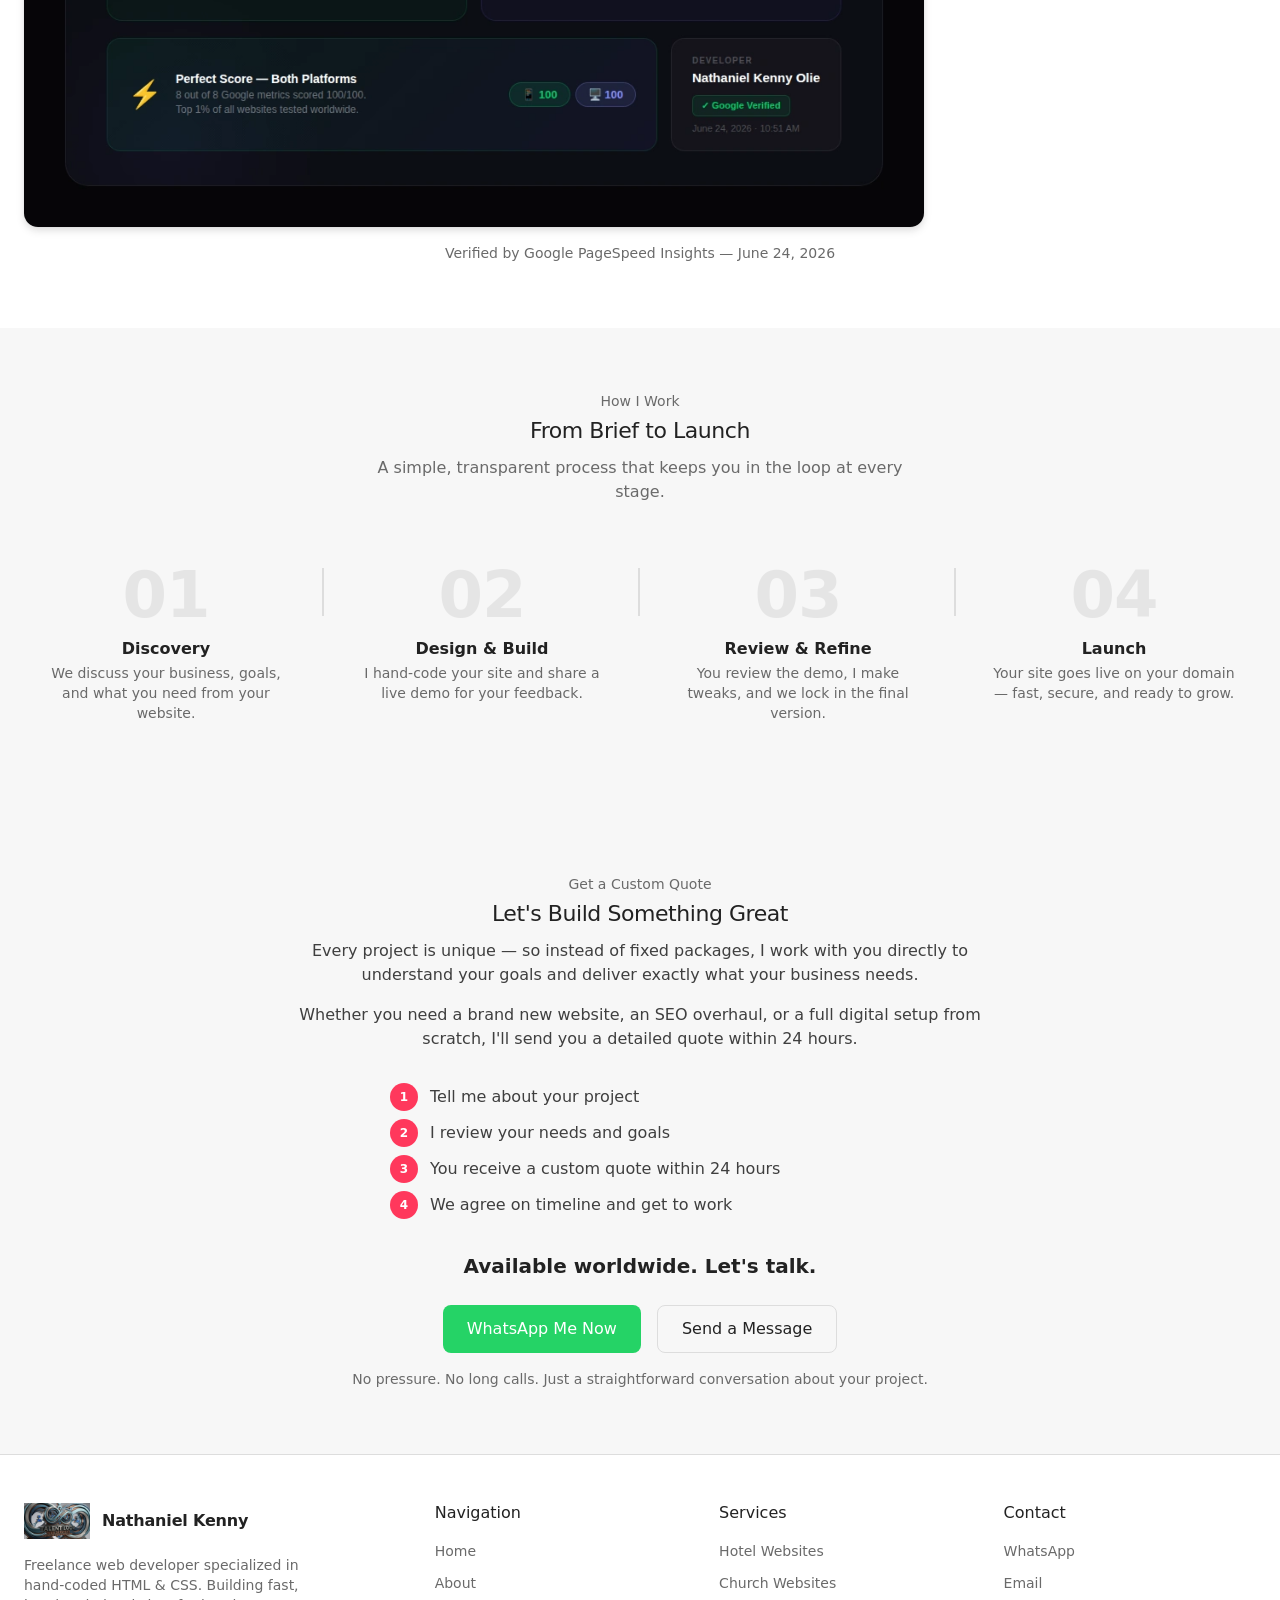
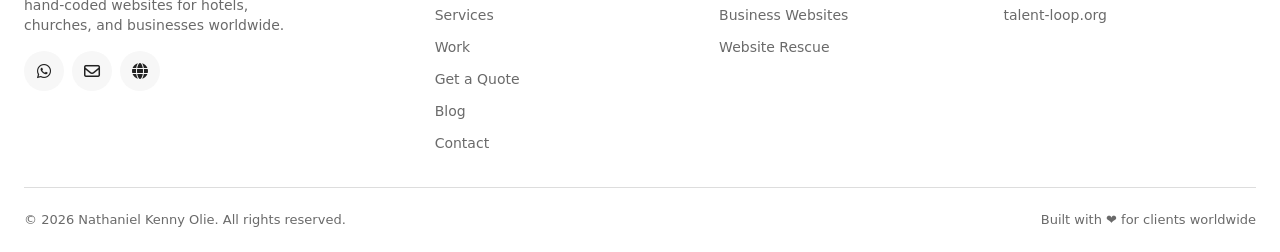
<file: services.html>
<!DOCTYPE html>
<html lang="en">
<head>
  <meta charset="UTF-8" />
  <meta name="viewport" content="width=device-width, initial-scale=1.0" />
  <title>Services &mdash; Nathaniel Kenny Olie</title>
  <meta name="description" content="Freelance web developer services &mdash; hotel websites, church websites, business websites, and website rescue. Hand-coded HTML & CSS." />
  <meta name="keywords" content="web developer, freelance, services, hotel website, church website, business website" />
  <meta name="author" content="Nathaniel Kenny Olie" />
  <meta property="og:title" content="Services &mdash; Nathaniel Kenny Olie" />
  <meta property="og:description" content="Every website is hand-coded from scratch &mdash; fast, clean, and built to convert." />
  <meta property="og:type" content="website" />
  <meta property="og:url" content="https://webdev.talent-loop.org/portfolio" />
  <link rel="canonical" href="https://webdev.talent-loop.org/portfolio" />
  <meta name="robots" content="index, follow, max-snippet:-1, max-image-preview:large, max-video-preview:-1" />
  <link rel="icon" href="/logo.png" type="image/png">
  <link rel="apple-touch-icon" href="/logo.png">
  <link rel="preconnect" href="https://fonts.googleapis.com" />
  <link rel="preconnect" href="https://fonts.gstatic.com" crossorigin />
  <link rel="preload" as="style" href="https://fonts.googleapis.com/css2?family=Inter:wght@300;400;500;600;700&display=swap" />
  <link rel="stylesheet" href="https://fonts.googleapis.com/css2?family=Inter:wght@300;400;500;600;700&display=swap" media="print" onload="this.media='all'" />
  <noscript><link rel="stylesheet" href="https://fonts.googleapis.com/css2?family=Inter:wght@300;400;500;600;700&display=swap" /></noscript>
  <link rel="preload" as="image" href="pagespeed-credential.webp" imagesrcset="pagespeed-credential.webp 700w" imagesizes="100vw">
  <link rel="stylesheet" href="airbnb.css">
  <style>
    /* Page-specific overrides — Services */
    .hero-inner {
      padding-top: calc(80px + var(--space-xl));
    }

    .hero-inner .hero-badge {
      display: inline-flex; align-items: center; gap: var(--space-sm);
      background: var(--surface-soft); border: 1px solid var(--hairline);
      color: var(--muted); font-size: 14px; font-weight: 500;
      padding: var(--space-xs) var(--space-base); border-radius: var(--rounded-full);
      margin-bottom: var(--space-lg);
    }

    .hero-badge-dot {
      width: 6px; height: 6px; border-radius: 50%;
      background: var(--primary); display: inline-block;
      animation: pulse-dot 2s infinite;
    }

    @keyframes pulse-dot {
      0%, 100% { opacity: 1; transform: scale(1); }
      50% { opacity: 0.6; transform: scale(1.4); }
    }

    .hero-inner h1 {
      font-size: 32px;
      margin-bottom: var(--space-base);
    }

    .hero-inner .hero-sub {
      margin-bottom: var(--space-lg);
    }

    .hero-actions {
      display: flex; gap: var(--space-base); justify-content: center; flex-wrap: wrap;
    }

    .performance {
      background: var(--canvas);
    }

    .cta-tagline {
      font-family: var(--font-sans);
      font-size: 20px; font-weight: 600;
      color: var(--ink);
      margin: var(--space-xl) 0 var(--space-lg);
    }

    .footer-bottom a {
      color: var(--muted);
    }

    @media (max-width: 744px) {
      .hero-inner h1 { font-size: 26px; }
    }

    @media (max-width: 480px) {
      .hero-inner h1 { font-size: 22px; }
      .hero-actions { flex-direction: column; align-items: center; }
      .hero-actions .btn { width: 100%; justify-content: center; }
    }
  </style>
  <link rel="stylesheet" href="https://cdnjs.cloudflare.com/ajax/libs/font-awesome/6.5.1/css/all.min.css" crossorigin="anonymous">
</head>
<body>

  <a href="#main-content" class="skip-link">Skip to main content</a>

  <button class="back-to-top" id="backToTop" aria-label="Back to top"><i class="fas fa-arrow-up"></i></button>

  <nav class="navbar" id="navbar" aria-label="Main navigation">
    <div class="container nav-container">
      <a href="/" class="logo" aria-label="Nathaniel Kenny Olie &mdash; Home">
        <img src="logo.png" alt="" width="36" height="36" style="object-fit:contain;width:auto;height:36px;" />
        Nathaniel Kenny
      </a>

      <ul class="nav-menu" id="navMenu" role="list">
        <li><a href="/">Home</a></li>
        <li><a href="/about">About</a></li>
        <li><a href="/services">Services</a></li>
        <li><a href="/portfolio">Work</a></li>
        <li><a href="/get-a-quote">Get a Quote</a></li>
        <li><a href="/blog">Blog</a></li>
        <li><a href="/contact">Contact</a></li>
        <li><a href="https://wa.me/2349076042573?text=Hi%20Kenny%2C%20I%20saw%20your%20portfolio%20and%20I'd%20like%20to%20hire%20you" class="nav-cta" target="_blank" rel="noopener noreferrer">Hire Me</a></li>
      </ul>

      <button class="hamburger" id="hamburger" aria-label="Toggle navigation menu" aria-expanded="false" aria-controls="navMenu">
        <span aria-hidden="true"></span><span aria-hidden="true"></span><span aria-hidden="true"></span>
      </button>
    </div>
  </nav>

  <main id="main-content">

  <!-- Hero -->
  <section class="hero hero-inner" aria-labelledby="services-heading">
    <div class="container">
      <p class="hero-badge reveal visible">
        <span class="hero-badge-dot" aria-hidden="true"></span>
        What I offer
      </p>
      <h1 class="reveal visible reveal-delay-1" id="services-heading">
        What I Build
      </h1>
      <p class="hero-sub reveal visible reveal-delay-2">
        Every website is hand-coded from scratch &mdash; fast, clean, and built to convert.
      </p>
      <div class="hero-actions reveal visible reveal-delay-3">
        <a href="https://wa.me/2349076042573?text=Hi%20Kenny%2C%20I'd%20like%20to%20discuss%20a%20project" class="btn btn-wa" target="_blank" rel="noopener noreferrer">Let's Talk &rarr;</a>
      </div>
    </div>
  </section>

  <!-- Services Grid -->
  <section class="services" aria-labelledby="services-grid-heading">
    <div class="container">
      <header class="section-header centered reveal">
        <p class="section-label">Services</p>
        <h2 class="section-title" id="services-grid-heading">What I Build</h2>
        <p class="section-sub">Every project is hand-coded from scratch &mdash; optimised for speed, search, and conversions.</p>
      </header>
      <div class="services-grid">
        <article class="service-card featured reveal reveal-delay-1">
          <div class="service-icon" aria-hidden="true">
            <svg viewBox="0 0 24 24" fill="none" stroke="currentColor" stroke-width="1.5" stroke-linecap="round" stroke-linejoin="round">
              <path d="M3 21h18M3 10l9-7 9 7M5 10v11M19 10v11M9 21V14h6v7" />
            </svg>
          </div>
          <h3>Hotel Websites</h3>
          <p>Room showcases, event pages, booking enquiry forms, and Maps integration &mdash; everything to turn online visitors into guests.</p>
          <span class="service-tag">Most Popular</span>
        </article>
        <article class="service-card reveal reveal-delay-2">
          <div class="service-icon" aria-hidden="true">
            <svg viewBox="0 0 24 24" fill="none" stroke="currentColor" stroke-width="1.5" stroke-linecap="round" stroke-linejoin="round">
              <path d="M4 21h16M6 21V7a2 2 0 0 1 2-2h8a2 2 0 0 1 2 2v14M9 21V14h6v7" />
              <path d="M12 7v2M10 11h4" />
            </svg>
          </div>
          <h3>Church Websites</h3>
          <p>Sermon archives with YouTube embeds, branch locator, event calendar, and donation pages for congregations.</p>
          <span class="service-tag">Sermon Archive Included</span>
        </article>
        <article class="service-card reveal reveal-delay-3">
          <div class="service-icon" aria-hidden="true">
            <svg viewBox="0 0 24 24" fill="none" stroke="currentColor" stroke-width="1.5" stroke-linecap="round" stroke-linejoin="round">
              <rect x="2" y="7" width="20" height="14" rx="2" ry="2" />
              <path d="M16 21V5a2 2 0 0 0-2-2h-4a2 2 0 0 0-2 2v16" />
            </svg>
          </div>
          <h3>Business Websites</h3>
          <p>Professional online presence for shops, clinics, schools, and service businesses. Clean, fast, and built to convert.</p>
          <span class="service-tag">Fast Delivery</span>
        </article>
        <article class="service-card reveal reveal-delay-4">
          <div class="service-icon" aria-hidden="true">
            <svg viewBox="0 0 24 24" fill="none" stroke="currentColor" stroke-width="1.5" stroke-linecap="round" stroke-linejoin="round">
              <path d="M14.7 6.3a1 1 0 0 0 0 1.4l1.6 1.6a1 1 0 0 0 1.4 0l3.77-3.77a6 6 0 0 1-7.94 7.94l-6.91 6.91a2.12 2.12 0 0 1-3-3l6.91-6.91a6 6 0 0 1 7.94-7.94l-3.76 3.76z" />
            </svg>
          </div>
          <h3>Website Rescue</h3>
          <p>Broken site? Slow load times? Stuck on an error? I diagnose and fix it &mdash; or rebuild it properly for less than you'd expect.</p>
          <span class="service-tag">Quick Turnaround</span>
        </article>
      </div>
    </div>
  </section>

  <!-- Performance Credentials -->
  <section class="performance" aria-labelledby="performance-heading">
    <div class="container">
      <header class="section-header centered reveal">
        <p class="section-label">Performance</p>
        <h2 class="section-title" id="performance-heading">Proven Performance</h2>
        <p class="section-sub">Every site I build is tested and verified by Google PageSpeed Insights.</p>
      </header>
      <div style="text-align:center;" class="reveal">
        <img src="pagespeed-credential.webp" srcset="pagespeed-credential.webp 900w" sizes="100vw" alt="Google PageSpeed Insights 100/100 score &mdash; Mobile and Desktop" loading="lazy" width="900" height="500" style="max-width:900px;width:100%;height:auto;border-radius:var(--rounded-md);box-shadow:var(--shadow-hover);" />
        <p style="color:var(--muted);font-size:14px;margin-top:var(--space-base);">Verified by Google PageSpeed Insights &mdash; June 24, 2026</p>
      </div>
    </div>
  </section>

  <!-- Process -->
  <section class="process" aria-labelledby="process-heading">
    <div class="container">
      <header class="section-header centered reveal">
        <p class="section-label">How I Work</p>
        <h2 class="section-title" id="process-heading">From Brief to Launch</h2>
        <p class="section-sub">A simple, transparent process that keeps you in the loop at every stage.</p>
      </header>
      <div class="process-grid">
        <div class="process-step reveal reveal-delay-1">
          <div class="process-step-num">01</div>
          <h3>Discovery</h3>
          <p>We discuss your business, goals, and what you need from your website.</p>
        </div>
        <div class="process-step reveal reveal-delay-2">
          <div class="process-step-num">02</div>
          <h3>Design & Build</h3>
          <p>I hand-code your site and share a live demo for your feedback.</p>
        </div>
        <div class="process-step reveal reveal-delay-3">
          <div class="process-step-num">03</div>
          <h3>Review & Refine</h3>
          <p>You review the demo, I make tweaks, and we lock in the final version.</p>
        </div>
        <div class="process-step reveal reveal-delay-4">
          <div class="process-step-num">04</div>
          <h3>Launch</h3>
          <p>Your site goes live on your domain &mdash; fast, secure, and ready to grow.</p>
        </div>
      </div>
    </div>
  </section>

  <!-- CTA -->
  <section class="cta-section" id="lets-build" aria-labelledby="cta-heading">
    <div class="container">
      <div class="cta-content reveal">
        <p class="section-label">Get a Custom Quote</p>
        <h2 class="section-title" id="cta-heading">Let's Build Something Great</h2>
        <p class="cta-text">
          Every project is unique &mdash; so instead of fixed packages, I work with you directly
          to understand your goals and deliver exactly what your business needs.
        </p>
        <p class="cta-text">
          Whether you need a brand new website, an SEO overhaul, or a full digital setup
          from scratch, I'll send you a detailed quote within 24 hours.
        </p>
        <div class="cta-steps">
          <div class="cta-step">
            <span class="cta-step-num">1</span>
            <span>Tell me about your project</span>
          </div>
          <div class="cta-step">
            <span class="cta-step-num">2</span>
            <span>I review your needs and goals</span>
          </div>
          <div class="cta-step">
            <span class="cta-step-num">3</span>
            <span>You receive a custom quote within 24 hours</span>
          </div>
          <div class="cta-step">
            <span class="cta-step-num">4</span>
            <span>We agree on timeline and get to work</span>
          </div>
        </div>
        <p class="cta-tagline">Available worldwide. Let's talk.</p>
        <div class="cta-actions">
          <a href="https://wa.me/2349076042573?text=Hi%20Kenny%2C%20I'd%20like%20to%20get%20a%20custom%20quote%20for%20my%20project" class="btn btn-wa" target="_blank" rel="noopener noreferrer">WhatsApp Me Now</a>
          <a href="/contact" class="btn btn-outline">Send a Message</a>
        </div>
        <p class="cta-footer-text">No pressure. No long calls. Just a straightforward conversation about your project.</p>
      </div>
    </div>
  </section>

  </main>

  <footer class="footer" role="contentinfo">
    <div class="container">
      <div class="footer-grid">
        <div class="footer-brand">
          <a href="/" class="logo" aria-label="Back to home">
            <img src="logo.png" alt="" width="36" height="36" style="object-fit:contain;width:auto;height:36px;" />
            Nathaniel Kenny
          </a>
          <p class="footer-tagline">
            Freelance web developer specialized in hand-coded HTML &amp; CSS. Building fast, hand-coded websites for hotels, churches, and businesses worldwide.
          </p>
          <div class="footer-social">
            <a href="https://wa.me/2349076042573" target="_blank" rel="noopener noreferrer" aria-label="WhatsApp"><i class="fab fa-whatsapp" aria-hidden="true"></i></a>
            <a href="mailto:webdev@talent-loop.org" aria-label="Email"><i class="far fa-envelope" aria-hidden="true"></i></a>
            <a href="https://talent-loop.org" target="_blank" rel="noopener noreferrer" aria-label="Website"><i class="fas fa-globe" aria-hidden="true"></i></a>
          </div>
        </div>
        <nav class="footer-col" aria-label="Navigation links">
          <h3>Navigation</h3>
          <ul role="list">
            <li><a href="/">Home</a></li>
            <li><a href="/about">About</a></li>
            <li><a href="/services">Services</a></li>
            <li><a href="/portfolio">Work</a></li>
            <li><a href="/get-a-quote">Get a Quote</a></li>
            <li><a href="/blog">Blog</a></li>
            <li><a href="/contact">Contact</a></li>
          </ul>
        </nav>
        <nav class="footer-col" aria-label="Services links">
          <h3>Services</h3>
          <ul role="list">
            <li><a href="/portfolio">Hotel Websites</a></li>
            <li><a href="/portfolio">Church Websites</a></li>
            <li><a href="/portfolio">Business Websites</a></li>
            <li><a href="/portfolio">Website Rescue</a></li>
          </ul>
        </nav>
        <nav class="footer-col" aria-label="Contact links">
          <h3>Contact</h3>
          <ul role="list">
            <li><a href="https://wa.me/2349076042573" target="_blank" rel="noopener noreferrer">WhatsApp</a></li>
            <li><a href="mailto:webdev@talent-loop.org">Email</a></li>
            <li><a href="https://talent-loop.org" target="_blank" rel="noopener noreferrer">talent-loop.org</a></li>
          </ul>
        </nav>
      </div>
      <div class="footer-bottom">
        <p>&copy; 2026 Nathaniel Kenny Olie. All rights reserved.</p>
        <p>Built with <span aria-hidden="true">&#x2764;&#xFE0F;</span> for clients worldwide</p>
      </div>
    </div>
  </footer>

  <script>
    const hamburger = document.getElementById('hamburger');
    const navMenu = document.getElementById('navMenu');

    hamburger.addEventListener('click', () => {
      const isExpanded = navMenu.classList.toggle('active');
      hamburger.setAttribute('aria-expanded', isExpanded);
    }, { passive: true });

    navMenu.querySelectorAll('a').forEach(link => {
      link.addEventListener('click', () => {
        navMenu.classList.remove('active');
        hamburger.setAttribute('aria-expanded', 'false');
      }, { passive: true });
    });

    document.addEventListener('keydown', (e) => {
      if (e.key === 'Escape' && navMenu.classList.contains('active')) {
        navMenu.classList.remove('active');
        hamburger.setAttribute('aria-expanded', 'false');
        hamburger.focus();
      }
    }, { passive: true });

    document.querySelectorAll('a[href^="#"]').forEach(anchor => {
      anchor.addEventListener('click', function(e) {
        const href = this.getAttribute('href');
        if (href === '#') return;
        const target = document.querySelector(href);
        if (target) {
          e.preventDefault();
          target.scrollIntoView({ behavior: 'smooth', block: 'start' });
          target.setAttribute('tabindex', '-1');
          target.focus({ preventScroll: true });
        }
      });
    });

    const navbar = document.getElementById('navbar');
    const backToTop = document.getElementById('backToTop');

    function onScroll() {
      const y = window.pageYOffset;
      navbar.classList.toggle('scrolled', y > 50);
      backToTop.classList.toggle('visible', y > 400);
    }

    let ticking = false;
    window.addEventListener('scroll', () => {
      if (!ticking) {
        requestAnimationFrame(() => { onScroll(); ticking = false; });
        ticking = true;
      }
    }, { passive: true });

    const revealElements = document.querySelectorAll('.reveal');

    const revealObserver = new IntersectionObserver((entries) => {
      entries.forEach(entry => {
        if (entry.isIntersecting) {
          entry.target.classList.add('visible');
          revealObserver.unobserve(entry.target);
        }
      });
    }, { threshold: 0.1, rootMargin: '0px 0px -50px 0px' });

    revealElements.forEach(el => revealObserver.observe(el));

    backToTop.addEventListener('click', () => {
      window.scrollTo({ top: 0, behavior: 'smooth' });
    }, { passive: true });
  </script>

<a href="https://wa.me/2349076042573" class="wa-float" target="_blank" rel="noopener noreferrer" aria-label="Chat on WhatsApp">
  <i class="fab fa-whatsapp" aria-hidden="true"></i>
</a>
</body>
</html>
</file>
<file: airbnb.css>
/* === Airbnb Design System — Ported Portfolio === */
:root {
  /* Colors */
  --primary: #ff385c;
  --primary-active: #e00b41;
  --primary-disabled: #ffd1da;
  --primary-error-text: #c13515;
  --ink: #222222;
  --body: #3f3f3f;
  --muted: #6a6a6a;
  --muted-soft: #929292;
  --hairline: #dddddd;
  --hairline-soft: #ebebeb;
  --border-strong: #c1c1c1;
  --canvas: #ffffff;
  --surface-soft: #f7f7f7;
  --surface-card: #ffffff;
  --surface-strong: #f2f2f2;
  --on-primary: #ffffff;
  --on-dark: #ffffff;
  --legal-link: #428bff;
  --star-rating: #222222;
  --scrim: rgba(0,0,0,0.5);
  --green-wa: #25D366;

  /* Typography */
  --font-sans: 'Airbnb Cereal VF', Circular, -apple-system, system-ui, Roboto, 'Inter', 'Helvetica Neue', sans-serif;

  /* Radii */
  --rounded-sm: 8px;
  --rounded-md: 14px;
  --rounded-lg: 20px;
  --rounded-xl: 32px;
  --rounded-full: 9999px;

  /* Spacing */
  --space-xxs: 2px;
  --space-xs: 4px;
  --space-sm: 8px;
  --space-md: 12px;
  --space-base: 16px;
  --space-lg: 24px;
  --space-xl: 32px;
  --space-xxl: 48px;
  --space-section: 64px;

  /* Shadow — the one shadow tier */
  --shadow-hover: rgba(0,0,0,0.02) 0 0 0 1px, rgba(0,0,0,0.04) 0 2px 6px 0, rgba(0,0,0,0.1) 0 4px 8px 0;

  /* Transitions */
  --transition-base: 0.25s ease;
}

/* === Reset & Base === */
*, *::before, *::after { box-sizing: border-box; margin: 0; padding: 0; }

html { scroll-behavior: smooth; scroll-padding-top: 80px; }

body {
  font-family: var(--font-sans);
  background: var(--canvas);
  color: var(--ink);
  line-height: 1.5;
  overflow-x: hidden;
  -webkit-font-smoothing: antialiased;
  -moz-osx-font-smoothing: grayscale;
}

::selection { background: var(--primary); color: var(--on-primary); }

a { color: var(--ink); text-decoration: underline; transition: color var(--transition-base); }
a:focus-visible { outline: 3px solid var(--primary); outline-offset: 3px; border-radius: var(--rounded-xs); }

img { display: block; max-width: 100%; height: auto; }

.container {
  max-width: 1280px;
  margin: 0 auto;
  padding: 0 var(--space-lg);
}

/* === Skip Link === */
.skip-link {
  position: absolute; top: -100px; left: var(--space-base);
  background: var(--canvas); color: var(--ink);
  padding: 0.6rem 1.2rem; border-radius: var(--rounded-sm);
  font-weight: 600; font-size: 0.9rem; z-index: 9999;
  transition: top 0.2s; text-decoration: none;
  border: 1px solid var(--hairline);
}
.skip-link:focus { top: var(--space-base); }

/* === Reveal Animation === */
.reveal {
  opacity: 0; transform: translateY(24px);
  transition: opacity 0.6s ease, transform 0.6s ease;
}
.reveal.visible { opacity: 1; transform: translateY(0); }
.reveal-delay-1 { transition-delay: 0.1s; }
.reveal-delay-2 { transition-delay: 0.2s; }
.reveal-delay-3 { transition-delay: 0.3s; }
.reveal-delay-4 { transition-delay: 0.4s; }

/* === Top Navigation === */
.navbar {
  position: fixed; top: 0; left: 0; right: 0; z-index: 1000;
  height: 80px;
  background: var(--canvas);
  border-bottom: 1px solid var(--hairline);
  transition: box-shadow var(--transition-base);
}
.navbar.scrolled {
  box-shadow: var(--shadow-hover);
}

.nav-container {
  display: flex; justify-content: space-between; align-items: center;
  height: 100%;
}

.logo {
  display: flex; align-items: center; gap: var(--space-md);
  text-decoration: none; color: var(--ink);
  font-family: var(--font-sans);
  font-size: 20px; font-weight: 600; line-height: 1.2;
  letter-spacing: -0.18px;
}
.logo:hover { color: var(--primary); text-decoration: none; }
.logo img { object-fit: contain; width: auto; height: 36px; }

.nav-menu {
  list-style: none; display: flex; align-items: center; gap: var(--space-xs);
}
.nav-menu a {
  color: var(--muted); font-weight: 500; font-size: 16px;
  text-decoration: none; padding: var(--space-sm) var(--space-md); border-radius: var(--rounded-full);
  transition: all var(--transition-base); white-space: nowrap;
}
.nav-menu a:hover { color: var(--ink); background: var(--surface-soft); text-decoration: none; }
.nav-cta {
  background: var(--primary) !important; color: var(--on-primary) !important; font-weight: 500 !important;
  padding: var(--space-sm) 20px !important; border-radius: var(--rounded-full) !important;
}
.nav-cta:hover { background: var(--primary-active) !important; color: var(--on-primary) !important; }

.hamburger {
  display: none; flex-direction: column; gap: 5px; cursor: pointer;
  background: transparent; border: none; padding: var(--space-sm);
  border-radius: var(--rounded-sm);
}
.hamburger span {
  display: block; width: 22px; height: 2px;
  background: var(--ink); border-radius: 2px;
  transition: all var(--transition-base);
}
.hamburger:focus-visible { outline: 3px solid var(--primary); outline-offset: 2px; }

/* === Buttons === */
.btn {
  display: inline-flex; align-items: center; gap: var(--space-sm);
  padding: 14px 24px; border-radius: var(--rounded-sm);
  font-family: var(--font-sans); font-size: 16px; font-weight: 500;
  line-height: 1.25;
  border: none; cursor: pointer; transition: all var(--transition-base);
  text-decoration: none; white-space: nowrap; height: 48px;
}
.btn:focus-visible { outline: 3px solid var(--primary); outline-offset: 3px; }

.btn-primary {
  background: var(--primary); color: var(--on-primary);
}
.btn-primary:hover { background: var(--primary-active); color: var(--on-primary); text-decoration: none; }

.btn-secondary {
  background: var(--canvas); color: var(--ink);
  border: 1px solid var(--ink);
  padding: 13px 23px;
}
.btn-secondary:hover { border-color: var(--ink); color: var(--ink); background: var(--surface-soft); text-decoration: none; }

.btn-outline {
  background: transparent; color: var(--ink);
  border: 1px solid var(--hairline);
}
.btn-outline:hover { border-color: var(--ink); background: transparent; color: var(--ink); text-decoration: none; }

.btn-wa {
  background: var(--green-wa); color: #fff;
}
.btn-wa:hover { background: #1da851; color: #fff; text-decoration: none; }

.btn-pill {
  background: var(--primary); color: var(--on-primary);
  padding: 10px 20px; border-radius: var(--rounded-full);
  font-size: 14px; font-weight: 500; line-height: 1.29;
}
.btn-pill:hover { background: var(--primary-active); color: var(--on-primary); text-decoration: none; }

.btn-sm { padding: 10px 20px; font-size: 14px; line-height: 1.29; height: auto; }

/* === Hero Photography Forward === */
.hero {
  padding-top: 80px;
  position: relative; overflow: hidden;
  background: var(--canvas);
}

.hero-photo {
  width: 100%; height: 70vh; min-height: 480px;
  position: relative; overflow: hidden;
}
.hero-photo img {
  width: 100%; height: 100%; object-fit: cover;
}

.hero-overlay {
  position: absolute; inset: 0;
  background: linear-gradient(180deg, rgba(0,0,0,0.1) 0%, rgba(0,0,0,0.5) 100%);
}

.hero-content {
  position: absolute; bottom: var(--space-xxl); left: 0; right: 0;
  padding: 0 var(--space-lg);
  text-align: center;
  color: var(--on-dark);
}
.hero-content h1 {
  font-family: var(--font-sans);
  font-size: 28px; font-weight: 700; line-height: 1.43;
  margin-bottom: var(--space-base);
  max-width: 640px; margin-left: auto; margin-right: auto;
}
.hero-content .hero-sub {
  font-size: 16px; font-weight: 400; line-height: 1.5;
  opacity: 0.9;
  max-width: 520px; margin: 0 auto var(--space-lg);
}

/* Hero for inner pages (no photo) */
.hero-inner {
  padding: var(--space-section) 0 var(--space-xl);
  text-align: center;
  background: var(--canvas);
}
.hero-inner h1 {
  font-family: var(--font-sans);
  font-size: 28px; font-weight: 700; line-height: 1.43;
  margin-bottom: var(--space-sm);
}
.hero-inner p {
  color: var(--muted);
  font-size: 16px; font-weight: 400; line-height: 1.5;
  max-width: 560px; margin: 0 auto;
}

/* === Section Shared === */
section { padding: var(--space-section) 0; position: relative; }
.section-header { margin-bottom: var(--space-xl); max-width: 640px; }
.section-header.centered { text-align: center; margin-left: auto; margin-right: auto; }
.section-header.centered .section-sub { margin-left: auto; margin-right: auto; }

.section-label {
  font-size: 14px; font-weight: 500; line-height: 1.29;
  color: var(--muted);
  margin-bottom: var(--space-sm);
}

.section-title {
  font-family: var(--font-sans);
  font-size: 22px; font-weight: 500; line-height: 1.18;
  letter-spacing: -0.44px;
  margin-bottom: var(--space-md);
}

.section-sub {
  color: var(--muted);
  font-size: 16px; font-weight: 400; line-height: 1.5;
  max-width: 560px;
}

/* === Service Cards === */
.services { background: var(--surface-soft); }

.services-grid {
  display: grid;
  grid-template-columns: repeat(auto-fit, minmax(280px, 1fr));
  gap: var(--space-lg);
}

.service-card {
  background: var(--canvas);
  border-radius: var(--rounded-md);
  padding: var(--space-lg);
  transition: box-shadow var(--transition-base);
  position: relative; overflow: hidden;
}
.service-card:hover { box-shadow: var(--shadow-hover); }
.service-card.featured { border: 1px solid var(--hairline); }

.service-icon {
  width: 40px; height: 40px; margin-bottom: var(--space-base);
  color: var(--primary);
}
.service-icon svg { width: 100%; height: 100%; }

.service-card h3 {
  font-family: var(--font-sans);
  font-size: 16px; font-weight: 600; line-height: 1.25;
  margin-bottom: var(--space-sm);
}
.service-card p {
  color: var(--body);
  font-size: 14px; font-weight: 400; line-height: 1.5;
  margin-bottom: var(--space-base);
}
.service-tag {
  display: inline-block;
  background: var(--surface-soft); color: var(--ink);
  font-size: 12px; font-weight: 700; line-height: 1.33;
  padding: var(--space-xs) var(--space-sm);
  border-radius: var(--rounded-full);
  letter-spacing: 0;
}

/* === Project Cards (Property Card style) === */
.projects-grid {
  display: grid;
  grid-template-columns: repeat(auto-fit, minmax(340px, 1fr));
  gap: var(--space-lg);
}

.project-card {
  background: var(--canvas);
  border-radius: var(--rounded-md);
  overflow: hidden;
  transition: box-shadow var(--transition-base);
}
.project-card:hover { box-shadow: var(--shadow-hover); }

.project-thumb {
  position: relative; overflow: hidden;
  aspect-ratio: 4 / 3;
  background: var(--surface-soft);
}
.project-thumb img {
  width: 100%; height: 100%; object-fit: cover;
  position: absolute; inset: 0;
}

.speed-badge {
  position: absolute; top: var(--space-md); right: var(--space-md);
  background: var(--canvas); color: var(--ink);
  font-size: 11px; font-weight: 600; line-height: 1.18;
  padding: 4px 10px; border-radius: var(--rounded-full);
  box-shadow: var(--shadow-hover);
  backdrop-filter: blur(4px);
}

.project-body { padding: var(--space-base); }
.project-body h3 {
  font-family: var(--font-sans);
  font-size: 16px; font-weight: 600; line-height: 1.25;
  margin-bottom: var(--space-xs);
}
.project-body p {
  color: var(--body);
  font-size: 14px; font-weight: 400; line-height: 1.43;
  margin-bottom: var(--space-sm);
}
.project-footer {
  display: flex; align-items: center; justify-content: space-between;
}
.project-tags { display: flex; gap: var(--space-xs); flex-wrap: wrap; }
.ptag {
  font-size: 12px; font-weight: 500; line-height: 1.29;
  padding: var(--space-xxs) var(--space-sm); border-radius: var(--rounded-full);
  background: var(--surface-soft); color: var(--muted);
}
.project-link {
  font-size: 14px; font-weight: 500; color: var(--ink);
  display: inline-flex; align-items: center; gap: var(--space-xxs); white-space: nowrap;
  text-decoration: underline;
}
.project-link:hover { color: var(--primary); }

/* === About Grid === */
.about-grid {
  display: grid; grid-template-columns: 1fr 1.2fr;
  gap: var(--space-xxl); align-items: center;
}

.about-visual { position: relative; }

.about-img-wrap {
  border-radius: var(--rounded-md);
  overflow: hidden; position: relative;
}
.about-img-wrap img {
  width: 100%; height: 460px; object-fit: cover;
  display: block;
}

.about-exp {
  position: absolute; bottom: var(--space-base); left: var(--space-base);
  z-index: 2;
  background: var(--canvas);
  border-radius: var(--rounded-md);
  padding: var(--space-base) var(--space-lg);
  text-align: center;
  box-shadow: var(--shadow-hover);
}
.about-exp .num {
  font-family: var(--font-sans);
  font-size: 21px; font-weight: 700; line-height: 1.43;
  color: var(--ink);
}
.about-exp .lbl {
  font-size: 12px; font-weight: 400; color: var(--muted);
  line-height: 1.33;
  margin-top: var(--space-xxs);
}

.about-text p {
  color: var(--body); line-height: 1.5;
  margin-bottom: var(--space-base);
  font-size: 16px;
}
.about-text p strong { color: var(--ink); }

.skills-grid {
  display: flex; flex-wrap: wrap; gap: var(--space-sm);
  margin-top: var(--space-lg);
}
.skill-chip {
  background: var(--surface-soft); border: 1px solid transparent;
  padding: var(--space-xs) var(--space-md); border-radius: var(--rounded-full);
  font-size: 14px; font-weight: 400; line-height: 1.43; color: var(--muted);
  transition: all var(--transition-base);
}
.skill-chip:hover {
  border-color: var(--hairline); color: var(--ink);
}

/* === Process === */
.process { background: var(--surface-soft); }
.process-grid {
  display: grid;
  grid-template-columns: repeat(auto-fit, minmax(220px, 1fr));
  gap: var(--space-xl);
}

.process-step {
  text-align: center; padding: var(--space-lg) var(--space-base);
  position: relative;
}
.process-step:not(:last-child)::after {
  content: ''; position: absolute; top: var(--space-xl);
  right: calc(-1 * var(--space-base));
  width: 2px; height: var(--space-xxl);
  background: var(--hairline);
}
.process-step-num {
  font-family: var(--font-sans);
  font-size: 64px; font-weight: 700; line-height: 1.1;
  letter-spacing: -1px;
  color: var(--ink);
  opacity: 0.08;
  margin-bottom: var(--space-sm);
}
.process-step h3 {
  font-family: var(--font-sans);
  font-size: 16px; font-weight: 600; line-height: 1.25;
  margin-bottom: var(--space-xs);
}
.process-step p {
  color: var(--muted);
  font-size: 14px; font-weight: 400; line-height: 1.43;
}

/* === Testimonials === */
.testi-grid {
  display: grid;
  grid-template-columns: repeat(auto-fit, minmax(300px, 1fr));
  gap: var(--space-base);
}

.testi-card {
  background: var(--canvas);
  border: 1px solid var(--hairline);
  border-radius: var(--rounded-md); padding: var(--space-lg);
  transition: box-shadow var(--transition-base);
}
.testi-card:hover { box-shadow: var(--shadow-hover); }

.testi-stars { color: var(--star-rating); font-size: 14px; margin-bottom: var(--space-sm); }
.testi-text {
  color: var(--body);
  font-size: 14px; font-weight: 400; line-height: 1.5;
  margin-bottom: var(--space-base);
}
.testi-author { display: flex; align-items: center; gap: var(--space-md); }
.testi-avatar {
  width: 40px; height: 40px; border-radius: 50%;
  background: var(--surface-strong);
  display: flex; align-items: center; justify-content: center;
  font-weight: 600; color: var(--ink); font-size: 14px; flex-shrink: 0;
}
.testi-name { font-weight: 600; color: var(--ink); font-size: 14px; }
.testi-role { font-size: 14px; color: var(--muted); font-weight: 400; }

.testi-placeholder {
  background: var(--surface-soft);
  border: 2px dashed var(--hairline);
  border-radius: var(--rounded-md); padding: var(--space-lg);
  display: flex; flex-direction: column; align-items: center;
  justify-content: center; text-align: center; gap: var(--space-sm);
}
.testi-placeholder p { color: var(--muted); font-size: 14px; }
.testi-placeholder strong { color: var(--ink); font-size: 16px; }

/* === Pricing === */
.pricing-grid {
  display: grid;
  grid-template-columns: repeat(auto-fit, minmax(290px, 1fr));
  gap: var(--space-base); align-items: start;
}

.pricing-card {
  background: var(--canvas);
  border: 1px solid var(--hairline);
  border-radius: var(--rounded-md); padding: var(--space-xl) var(--space-lg);
  text-align: center; transition: all var(--transition-base);
  position: relative;
}
.pricing-card:hover { box-shadow: var(--shadow-hover); }
.pricing-card.featured {
  border-color: var(--ink);
  box-shadow: var(--shadow-hover);
}

.pricing-badge {
  position: absolute; top: -12px; left: 50%; transform: translateX(-50%);
  background: var(--primary); color: var(--on-primary);
  font-size: 11px; font-weight: 600; line-height: 1.18;
  padding: 4px 12px; border-radius: var(--rounded-full); white-space: nowrap;
}

.pricing-card h3 {
  font-family: var(--font-sans);
  font-size: 16px; font-weight: 600; line-height: 1.25;
  margin-bottom: var(--space-sm);
}
.price {
  font-family: var(--font-sans);
  font-size: 28px; font-weight: 700; line-height: 1.43;
  margin-bottom: var(--space-xxs);
}
.price span {
  font-size: 16px; font-weight: 400; color: var(--muted);
}
.price-desc {
  font-size: 14px; font-weight: 400; color: var(--muted);
  margin-bottom: var(--space-lg);
}

.pricing-features {
  list-style: none; display: flex; flex-direction: column;
  gap: var(--space-sm); margin-bottom: var(--space-xl); text-align: left;
}
.pricing-features li {
  font-size: 14px; color: var(--body);
  display: flex; align-items: center; gap: var(--space-sm);
}
.pricing-features li::before {
  content: '\2713'; color: var(--primary); font-weight: 700; font-size: 14px;
}
.pricing-features li.na::before { content: '\2717'; color: var(--muted-soft); }
.pricing-features li.na { color: var(--muted-soft); }

/* === CTA Section === */
.cta-section { background: var(--surface-soft); text-align: center; }
.cta-content { max-width: 700px; margin: 0 auto; }
.cta-text { color: var(--body); font-size: 16px; line-height: 1.5; margin-bottom: var(--space-base); }
.cta-steps { display: flex; flex-direction: column; gap: var(--space-sm); margin: var(--space-xl) 0; text-align: left; max-width: 500px; margin-left: auto; margin-right: auto; }
.cta-step { display: flex; align-items: center; gap: var(--space-md); font-size: 16px; color: var(--body); }
.cta-step-num { width: 28px; height: 28px; border-radius: 50%; background: var(--primary); color: var(--on-primary); display: flex; align-items: center; justify-content: center; font-size: 12px; font-weight: 700; flex-shrink: 0; }
.cta-actions { display: flex; gap: var(--space-base); justify-content: center; flex-wrap: wrap; }
.cta-footer-text { font-size: 14px; color: var(--muted); margin-top: var(--space-base); }

/* === Footer (Light) === */
.footer {
  background: var(--canvas);
  padding: var(--space-xxl) 0 var(--space-lg);
  border-top: 1px solid var(--hairline);
}
.footer-grid {
  display: grid;
  grid-template-columns: 1.5fr 1fr 1fr 1fr;
  gap: var(--space-xl); margin-bottom: var(--space-xl);
}
.footer-brand .logo { font-size: 16px; }
.footer-tagline {
  color: var(--muted);
  font-size: 14px; line-height: 1.43;
  margin-top: var(--space-base); max-width: 280px;
}

.footer-social {
  display: flex; gap: var(--space-sm); margin-top: var(--space-base);
}
.footer-social a {
  width: 40px; height: 40px; border-radius: var(--rounded-full);
  background: var(--surface-soft);
  display: flex; align-items: center; justify-content: center;
  font-size: 16px; text-decoration: none;
  transition: background var(--transition-base);
}
.footer-social a:hover { background: var(--surface-strong); text-decoration: none; }
.footer-social a i { color: var(--ink); }

.footer-col h3 {
  font-family: var(--font-sans);
  font-size: 16px; font-weight: 500; line-height: 1.25;
  color: var(--ink); margin-bottom: var(--space-base);
}
.footer-col ul {
  list-style: none; display: flex; flex-direction: column; gap: var(--space-sm);
}
.footer-col ul a {
  color: var(--muted);
  font-size: 14px; font-weight: 400; line-height: 1.43;
  text-decoration: none; transition: color var(--transition-base);
}
.footer-col ul a:hover { color: var(--ink); text-decoration: underline; }

.footer-bottom {
  border-top: 1px solid var(--hairline);
  padding-top: var(--space-lg);
  display: flex; justify-content: space-between;
  align-items: center; flex-wrap: wrap; gap: var(--space-base);
}
.footer-bottom p { color: var(--muted); font-size: 13px; font-weight: 400; line-height: 1.23; }

/* === Blog Cards === */
.blog-grid {
  display: grid;
  grid-template-columns: repeat(auto-fit, minmax(300px, 1fr));
  gap: var(--space-lg);
}

.blog-card {
  background: var(--canvas);
  border: 1px solid var(--hairline);
  border-radius: var(--rounded-md);
  overflow: hidden;
  transition: box-shadow var(--transition-base);
}
.blog-card:hover { box-shadow: var(--shadow-hover); }

.blog-thumb {
  height: 180px; background: var(--surface-soft);
  display: flex; align-items: center; justify-content: center;
  overflow: hidden;
}
.blog-thumb img {
  width: 100%; height: 100%; object-fit: cover;
}
.blog-body { padding: var(--space-base); }
.blog-body .blog-date {
  font-size: 12px; font-weight: 500; color: var(--muted);
  margin-bottom: var(--space-xs);
}
.blog-body h3 {
  font-family: var(--font-sans);
  font-size: 16px; font-weight: 600; line-height: 1.25;
  margin-bottom: var(--space-xs);
}
.blog-body h3 a { color: var(--ink); text-decoration: none; }
.blog-body h3 a:hover { text-decoration: underline; }
.blog-body p {
  color: var(--body);
  font-size: 14px; font-weight: 400; line-height: 1.43;
  margin-bottom: var(--space-sm);
}
.blog-link { font-size: 14px; font-weight: 500; color: var(--ink); text-decoration: underline; }
.blog-link:hover { color: var(--primary); }

/* === Contact === */
.contact-grid {
  display: grid; grid-template-columns: 1fr 1.2fr;
  gap: var(--space-xxl); align-items: start;
}

.contact-info > p { color: var(--body); line-height: 1.5; margin-bottom: var(--space-lg); font-size: 16px; }

.contact-items {
  display: flex; flex-direction: column; gap: var(--space-base);
}
.contact-item {
  display: flex; align-items: flex-start; gap: var(--space-base);
}
.contact-icon-wrap {
  width: 40px; height: 40px; border-radius: var(--rounded-full);
  background: var(--surface-soft);
  display: flex; align-items: center; justify-content: center;
  font-size: 16px; flex-shrink: 0;
}
.contact-icon-wrap i { color: var(--ink); }
.contact-item-text h3 {
  font-family: var(--font-sans);
  font-size: 16px; font-weight: 600; line-height: 1.25;
  margin-bottom: var(--space-xxs);
}
.contact-item-text p, .contact-item-text a {
  font-size: 14px; color: var(--muted); line-height: 1.43;
}
.contact-item-text a { color: var(--ink); text-decoration: underline; }
.contact-item-text a:hover { color: var(--primary); }

.contact-form-card {
  background: var(--canvas);
  border: 1px solid var(--hairline);
  border-radius: var(--rounded-md); padding: var(--space-xl);
}
.contact-form-card h2 {
  font-family: var(--font-sans);
  font-size: 20px; font-weight: 600; line-height: 1.2;
  letter-spacing: -0.18px;
  margin-bottom: var(--space-sm);
}
.contact-form-card > p {
  font-size: 14px; color: var(--muted); margin-bottom: var(--space-lg);
}

.form-group { margin-bottom: var(--space-base); }
.form-group label {
  display: block; font-size: 14px; font-weight: 500; line-height: 1.29;
  color: var(--ink); margin-bottom: var(--space-xs);
}
.form-group input,
.form-group textarea,
.form-group select {
  width: 100%; padding: 14px 12px;
  border: 1px solid var(--hairline); border-radius: var(--rounded-sm);
  font-family: var(--font-sans); font-size: 16px; font-weight: 400; line-height: 1.5;
  color: var(--ink); background: var(--canvas);
  transition: border-color var(--transition-base); height: 56px;
}
.form-group textarea { resize: vertical; min-height: 110px; height: auto; }
.form-group input:focus,
.form-group textarea:focus,
.form-group select:focus {
  outline: none; border-color: var(--ink); border-width: 2px;
}
.form-group input::placeholder,
.form-group textarea::placeholder { color: var(--muted-soft); opacity: 1; }
.form-group option { background: var(--canvas); color: var(--ink); }

/* === Quote Page === */
.quote-page { padding-top: 104px; padding-bottom: var(--space-section); min-height: 100vh; }
.quote-layout {
  display: grid; grid-template-columns: 1fr 1.2fr;
  gap: var(--space-xxl); align-items: start;
}
.quote-info { position: sticky; top: 104px; }
.quote-info p { color: var(--body); font-size: 16px; line-height: 1.5; margin-bottom: var(--space-lg); }
.quote-info ul { list-style: none; display: flex; flex-direction: column; gap: var(--space-sm); }
.quote-info ul li { display: flex; align-items: center; gap: var(--space-sm); font-size: 14px; color: var(--body); }
.quote-info ul li i { color: var(--primary); font-size: 14px; width: 18px; text-align: center; }

.quote-card {
  background: var(--canvas);
  border: 1px solid var(--hairline);
  border-radius: var(--rounded-md); padding: var(--space-xl);
}
.quote-card h2 {
  font-family: var(--font-sans);
  font-size: 20px; font-weight: 600; line-height: 1.2;
  letter-spacing: -0.18px;
  margin-bottom: var(--space-sm);
}
.quote-card > p {
  font-size: 14px; color: var(--muted); margin-bottom: var(--space-lg);
}
.form-row { display: grid; grid-template-columns: 1fr 1fr; gap: var(--space-base); }
.form-divider { border: none; border-top: 1px solid var(--hairline); margin: var(--space-lg) 0; }
.submit-error {
  background: var(--primary-disabled);
  border-radius: var(--rounded-sm); padding: 12px;
  font-size: 14px; color: var(--primary); margin-bottom: var(--space-base); display: none;
}
.submit-error.visible { display: block; }

/* === Article Styles === */
.breadcrumbs {
  display: flex; flex-wrap: wrap; gap: var(--space-sm);
  font-size: 14px; color: var(--muted); margin-bottom: var(--space-base);
}
.breadcrumbs a { color: var(--ink); text-decoration: none; }
.breadcrumbs a:hover { text-decoration: underline; }
.breadcrumbs .sep { color: var(--hairline); }
.article-title {
  font-family: var(--font-sans);
  font-size: 28px; font-weight: 700; line-height: 1.43;
  margin-bottom: var(--space-sm);
}
.article-meta {
  display: flex; flex-wrap: wrap; gap: var(--space-base);
  font-size: 14px; color: var(--muted); margin-bottom: var(--space-lg);
}
.article-body { max-width: 720px; margin: 0 auto; }
.article-body h2 {
  font-family: var(--font-sans);
  font-size: 22px; font-weight: 500; line-height: 1.18;
  letter-spacing: -0.44px;
  margin: var(--space-xxl) 0 var(--space-base);
}
.article-body h3 { font-size: 18px; font-weight: 600; margin: var(--space-xl) 0 var(--space-sm); }
.article-body p { font-size: 16px; color: var(--body); line-height: 1.5; margin-bottom: var(--space-base); }
.article-body ul, .article-body ol { margin: 0 0 var(--space-base) var(--space-lg); color: var(--body); line-height: 1.5; }
.article-body li { margin-bottom: var(--space-xs); }
.article-body strong { color: var(--ink); }
.article-body blockquote {
  border-left: 3px solid var(--primary); padding: var(--space-base) var(--space-lg);
  margin: var(--space-lg) 0; background: var(--surface-soft); border-radius: 0 var(--rounded-sm) var(--rounded-sm) 0;
  color: var(--body);
}
.article-body img { width: 100%; border-radius: var(--rounded-sm); margin: var(--space-lg) 0; }
.faq-item { border: 1px solid var(--hairline); border-radius: var(--rounded-sm); margin-bottom: var(--space-sm); overflow: hidden; }
.faq-question {
  width: 100%; display: flex; justify-content: space-between; align-items: center;
  padding: var(--space-base) var(--space-lg); background: var(--canvas);
  border: none; cursor: pointer; font-family: var(--font-sans);
  font-size: 16px; font-weight: 500; line-height: 1.25; color: var(--ink);
  text-align: left;
}
.faq-question:hover { background: var(--surface-soft); }
.faq-answer { padding: 0 var(--space-lg); max-height: 0; overflow: hidden; transition: all var(--transition-base); }
.faq-answer.open { padding: 0 var(--space-lg) var(--space-lg); max-height: 500px; }
.faq-answer p { font-size: 14px; color: var(--body); line-height: 1.5; }

/* === Wa Float === */
.wa-float {
  position: fixed; bottom: var(--space-lg); right: var(--space-lg);
  width: 56px; height: 56px; border-radius: 50%;
  background: var(--green-wa); color: #fff;
  display: flex; align-items: center; justify-content: center;
  font-size: 24px; text-decoration: none;
  box-shadow: var(--shadow-hover);
  z-index: 9999; transition: transform var(--transition-base);
}
.wa-float:hover { transform: scale(1.06); color: #fff; }

/* === Back to Top (circular icon button) === */
.back-to-top {
  position: fixed; bottom: 88px; right: var(--space-lg);
  width: 40px; height: 40px; border-radius: 50%;
  background: var(--surface-strong); color: var(--ink);
  border: none; cursor: pointer; z-index: 999;
  display: flex; align-items: center; justify-content: center;
  font-size: 16px; opacity: 0; pointer-events: none;
  transform: translateY(12px);
  transition: all var(--transition-base);
  box-shadow: var(--shadow-hover);
}
.back-to-top.visible { opacity: 1; pointer-events: auto; transform: translateY(0); }
.back-to-top:hover { background: var(--hairline); }

/* === Responsive === */
@media (max-width: 1128px) {
  .projects-grid { grid-template-columns: repeat(2, 1fr); }
  .about-grid { grid-template-columns: 1fr; gap: var(--space-xl); }
  .about-img-wrap img { height: 340px; }
  .contact-grid { grid-template-columns: 1fr; gap: var(--space-xl); }
  .quote-layout { grid-template-columns: 1fr; gap: var(--space-xl); }
  .quote-info { position: static; }
  .footer-grid { grid-template-columns: 1fr 1fr; gap: var(--space-lg); }
  .process-step:not(:last-child)::after { display: none; }
}

@media (max-width: 744px) {
  .hamburger { display: flex; }

  .nav-menu {
    display: none; flex-direction: column;
    position: absolute; top: 100%; left: 0; right: 0;
    background: var(--canvas); border-bottom: 1px solid var(--hairline);
    padding: var(--space-sm);
    box-shadow: var(--shadow-hover);
  }
  .nav-menu.active { display: flex; }
  .nav-menu a { padding: var(--space-md) var(--space-base); }
  .nav-cta { text-align: center; }

  .hero-photo { height: 60vh; min-height: 360px; }
  .hero-content h1 { font-size: 22px; }

  .section-title { font-size: 20px; line-height: 1.2; letter-spacing: -0.18px; }

  .projects-grid { grid-template-columns: 1fr; }
  .services-grid { grid-template-columns: 1fr; }
  .testi-grid { grid-template-columns: 1fr; }
  .pricing-grid { grid-template-columns: 1fr; }
  .blog-grid { grid-template-columns: 1fr; }
  .process-grid { grid-template-columns: 1fr; gap: var(--space-lg); }
  .footer-grid { grid-template-columns: 1fr; gap: var(--space-xl); }
  .footer-bottom { flex-direction: column; text-align: center; }
  section { padding: var(--space-xxl) 0; }

  .form-row { grid-template-columns: 1fr; }
  .hero-content { padding: 0 var(--space-base); bottom: var(--space-xl); }
}

@media (max-width: 480px) {
  .container { padding: 0 var(--space-base); }
  .btn { width: 100%; justify-content: center; }
  .hero-actions { flex-direction: column; }
  .cta-actions { flex-direction: column; }
}
</file>
